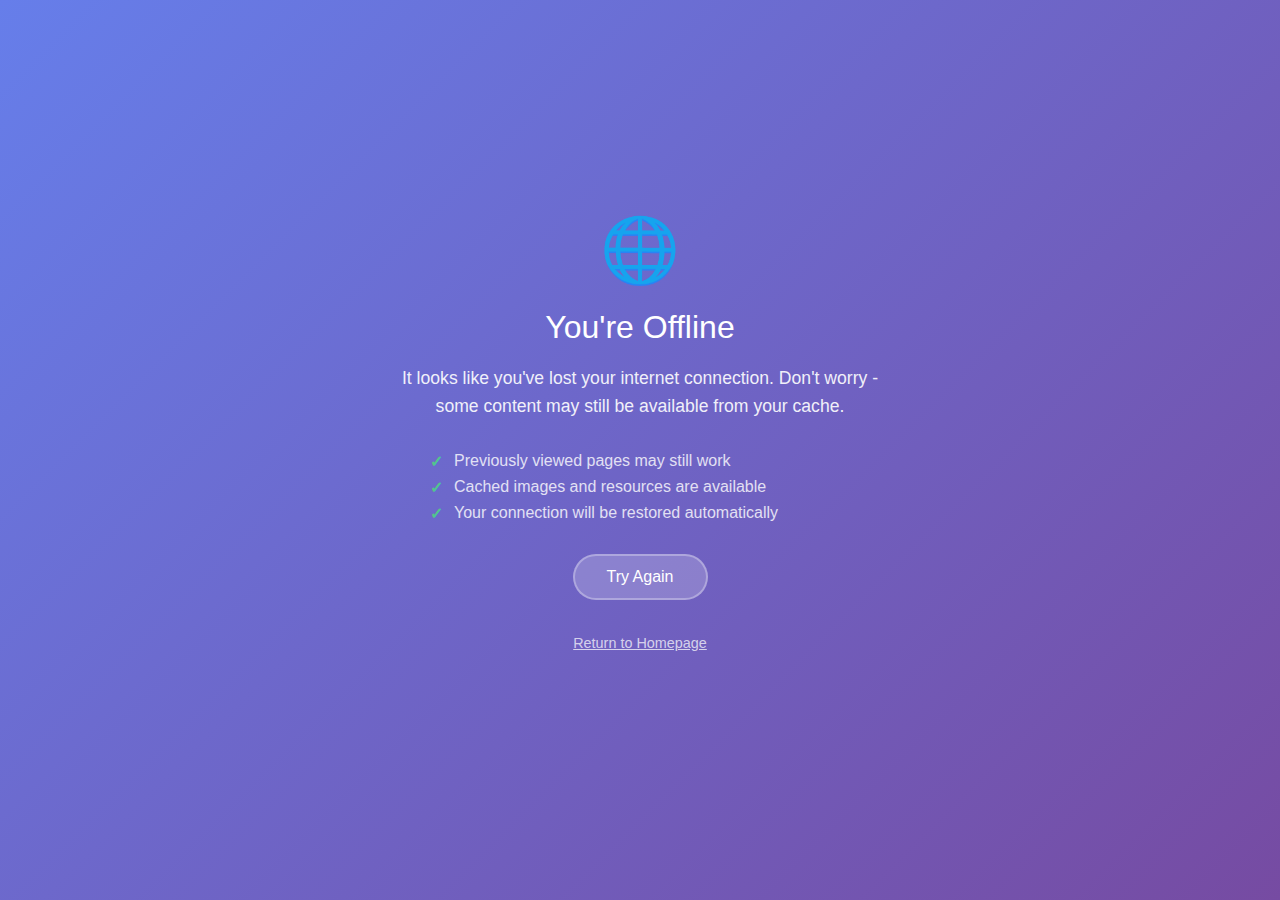
<file: offline.html>
<!DOCTYPE html>
<html lang="en">
<head>
    <meta charset="UTF-8">
    <meta name="viewport" content="width=device-width, initial-scale=1.0">
    <title>Offline - ChemActiva</title>
    <style>
        body {
            font-family: -apple-system, BlinkMacSystemFont, 'Segoe UI', Roboto, sans-serif;
            margin: 0;
            padding: 0;
            min-height: 100vh;
            display: flex;
            align-items: center;
            justify-content: center;
            background: linear-gradient(135deg, #667eea 0%, #764ba2 100%);
            color: white;
            text-align: center;
        }
        
        .offline-container {
            max-width: 500px;
            padding: 2rem;
        }
        
        .offline-icon {
            font-size: 4rem;
            margin-bottom: 1rem;
            opacity: 0.8;
        }
        
        h1 {
            font-size: 2rem;
            margin-bottom: 1rem;
            font-weight: 300;
        }
        
        p {
            font-size: 1.1rem;
            line-height: 1.6;
            margin-bottom: 2rem;
            opacity: 0.9;
        }
        
        .retry-button {
            background: rgba(255, 255, 255, 0.2);
            border: 2px solid rgba(255, 255, 255, 0.3);
            color: white;
            padding: 0.75rem 2rem;
            font-size: 1rem;
            border-radius: 50px;
            cursor: pointer;
            transition: all 0.3s ease;
            text-decoration: none;
            display: inline-block;
        }
        
        .retry-button:hover {
            background: rgba(255, 255, 255, 0.3);
            border-color: rgba(255, 255, 255, 0.5);
            transform: translateY(-2px);
        }
        
        .features-list {
            text-align: left;
            margin: 2rem 0;
            opacity: 0.8;
        }
        
        .features-list li {
            margin: 0.5rem 0;
            list-style: none;
            position: relative;
            padding-left: 1.5rem;
        }
        
        .features-list li:before {
            content: "✓";
            position: absolute;
            left: 0;
            color: #4ade80;
            font-weight: bold;
        }
    </style>
</head>
<body>
    <div class="offline-container">
        <div class="offline-icon">🌐</div>
        <h1>You're Offline</h1>
        <p>It looks like you've lost your internet connection. Don't worry - some content may still be available from your cache.</p>
        
        <ul class="features-list">
            <li>Previously viewed pages may still work</li>
            <li>Cached images and resources are available</li>
            <li>Your connection will be restored automatically</li>
        </ul>
        
        <button class="retry-button" onclick="window.location.reload()">
            Try Again
        </button>
        
        <p style="font-size: 0.9rem; margin-top: 2rem;">
            <a href="/" style="color: rgba(255,255,255,0.8);">Return to Homepage</a>
        </p>
    </div>

    <script>
        // Auto-retry when connection is restored
        window.addEventListener('online', () => {
            window.location.reload();
        });
        
        // Show connection status
        function updateConnectionStatus() {
            if (navigator.onLine) {
                window.location.reload();
            }
        }
        
        // Check connection periodically
        setInterval(updateConnectionStatus, 5000);
    </script>
</body>
</html>
</file>
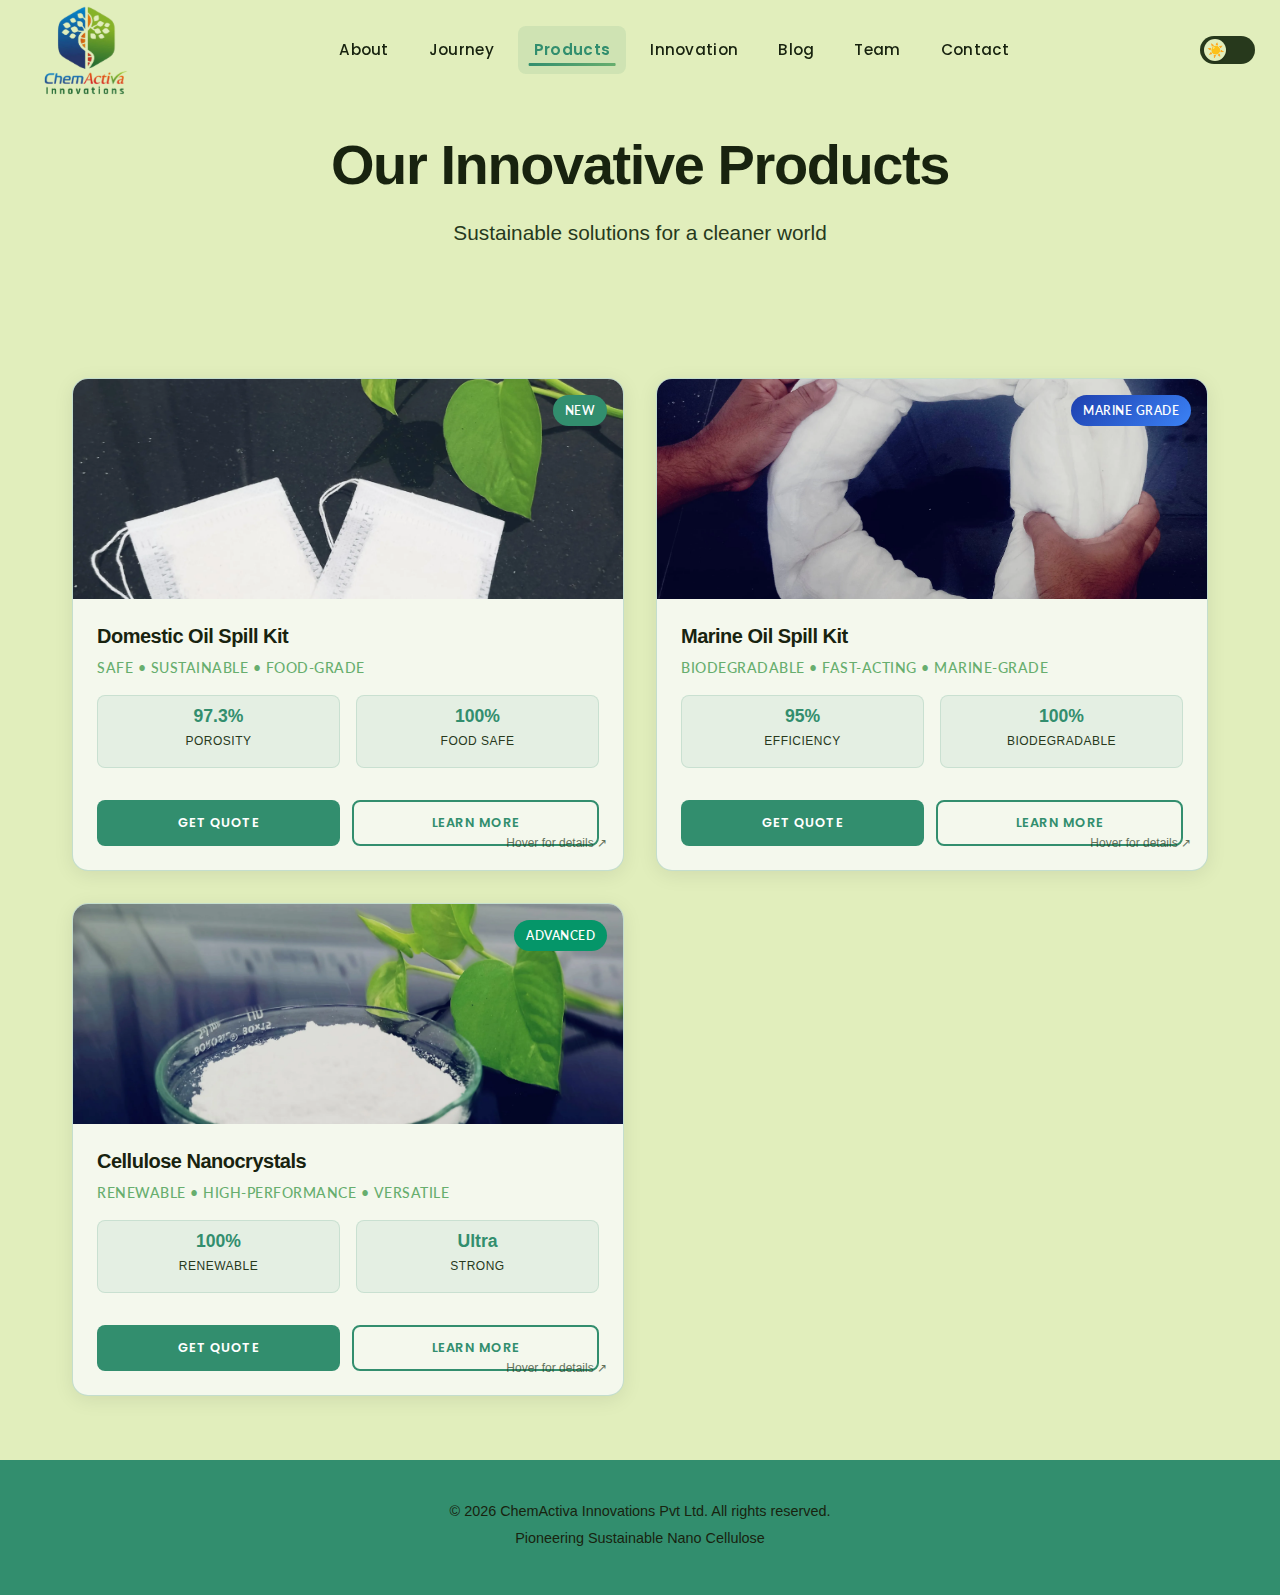
<file: products-modern.html>
<!DOCTYPE html>
<html lang="en">
<head>
    <meta charset="UTF-8">
    <meta name="viewport" content="width=device-width, initial-scale=1.0">
    <title>Our Products - ChemActiva</title>
    <link rel="preconnect" href="https://fonts.googleapis.com">
    <link rel="preconnect" href="https://fonts.gstatic.com" crossorigin>
    <link href="https://fonts.googleapis.com/css2?family=Poppins:wght@300;400;600;700&family=Lato:wght@300;400;700&family=Stix+Two+Text:wght@400;600;700&display=swap" rel="stylesheet">
    <link rel="icon" type="image/png" href="/assets/logo-small_size.B7t0F0Z0.png">
  <script type="module" crossorigin src="/js/products-modern.CqjTI3bh.js"></script>
  <link rel="modulepreload" crossorigin href="/js/theme.BtrVqNFs.js">
  <link rel="modulepreload" crossorigin href="/js/vendor.BvIaTjIT.js">
  <link rel="modulepreload" crossorigin href="/js/utils.BWOQ4zFL.js">
  <link rel="stylesheet" crossorigin href="/assets/theme.BqJHVCfn.css">
  <link rel="stylesheet" crossorigin href="/assets/products-modern.BX0Bp_5J.css">
  <link rel="stylesheet" crossorigin href="/assets/navbar.De868GMb.css">
  <link rel="stylesheet" crossorigin href="/assets/mobile-fixes.dMUEzCbT.css">
  <link rel="stylesheet" crossorigin href="/assets/products.BhP0dq3w.css">
</head>
<body>
    <div id="main-container">
        <header id="navbar">
            <div class="container">
                <a href="/index.html" class="logo">
                    <img src="/assets/logo.D4Z7QORc.png" alt="ChemActiva Logo" id="navbar-logo-img">
                </a>
                <nav class="nav-links">
                    <a href="/index.html#about-us">About</a>
                    <a href="/index.html#our-journey">Journey</a>
                    <a href="/products.html" class="active-nav-link">Products</a>
                    <a href="/innovation.html">Innovation</a>
                    <a href="/blog.html">Blog</a>
                    <a href="/index.html#our-team">Team</a>
                    <a href="/index.html#contact">Contact</a>
                    <div class="theme-switcher theme-switcher-mobile" style="display: none;">
                        <input type="checkbox" id="theme-toggle-mobile" class="theme-toggle-checkbox">
                        <label for="theme-toggle-mobile" class="theme-toggle-label">
                            <span class="toggle-ball">
                                <span class="icon sun-icon">☀️</span>
                                <span class="icon moon-icon">🌙</span>
                            </span>
                        </label>
                    </div>
                </nav>
                <div class="controls-container">
                    <div class="theme-switcher" id="theme-switcher-desktop">
                        <input type="checkbox" id="theme-toggle" class="theme-toggle-checkbox">
                        <label for="theme-toggle" class="theme-toggle-label">
                            <span class="toggle-ball">
                                <span class="icon sun-icon">☀️</span>
                                <span class="icon moon-icon">🌙</span>
                            </span>
                        </label>
                    </div>
                    <button id="hamburger-menu" aria-label="Open menu">
                        <span></span>
                        <span></span>
                        <span></span>
                    </button>
                </div>
            </div>
        </header>

        <main>
            <section class="content-section product-hero">
                <div class="container">
                    <h1>Our Innovative Products</h1>
                    <p class="page-subtitle">Sustainable solutions for a cleaner world</p>
                </div>
            </section>

            <section class="products-showcase">
                <div class="products-grid">
                    <!-- Domestic Oil Spill Kit -->
                    <article class="product-flash-card" data-product="domestic">
                        <div class="card-image-section">
                            <img src="/assets/Domestic_oil_spill_kit_1.OAQ_a_Ir.webp" 
                                 alt="Domestic Oil Spill Kit" 
                                 loading="lazy">
                            <div class="product-badge">New</div>
                        </div>
                        
                        <div class="card-content-section">
                            <div class="card-header">
                                <h3 class="card-title">Domestic Oil Spill Kit</h3>
                                <p class="card-subtitle">Safe • Sustainable • Food-Grade</p>
                            </div>
                            
                            <div class="card-stats">
                                <div class="stat-item">
                                    <span class="stat-number">97.3%</span>
                                    <span class="stat-label">Porosity</span>
                                </div>
                                <div class="stat-item">
                                    <span class="stat-number">100%</span>
                                    <span class="stat-label">Food Safe</span>
                                </div>
                            </div>
                            
                            <div class="card-details">
                                <div class="features-list">
                                    <div class="feature-item">
                                        <span class="feature-icon">✓</span>
                                        <span>Non-toxic</span>
                                    </div>
                                    <div class="feature-item">
                                        <span class="feature-icon">⚡</span>
                                        <span>High Efficiency</span>
                                    </div>
                                    <div class="feature-item">
                                        <span class="feature-icon">💧</span>
                                        <span>Water-Repellent</span>
                                    </div>
                                    <div class="feature-item">
                                        <span class="feature-icon">♻</span>
                                        <span>Eco-Friendly</span>
                                    </div>
                                </div>
                                
                                <div class="specs-section">
                                    <button class="specs-toggle" onclick="toggleSpecs('specs-domestic')">
                                        <span>Technical Specifications</span>
                                        <span class="specs-icon">+</span>
                                    </button>
                                    <div class="specs-content" id="specs-domestic">
                                        <ul class="specs-list">
                                            <li>
                                                <span class="spec-label">Porosity</span>
                                                <span class="spec-value">97.3%</span>
                                            </li>
                                            <li>
                                                <span class="spec-label">Absorption</span>
                                                <span class="spec-value">15-20x weight</span>
                                            </li>
                                            <li>
                                                <span class="spec-label">Material</span>
                                                <span class="spec-value">Nano-cellulose</span>
                                            </li>
                                            <li>
                                                <span class="spec-label">Reusable</span>
                                                <span class="spec-value">Yes</span>
                                            </li>
                                        </ul>
                                    </div>
                                </div>
                            </div>
                            
                            <div class="card-actions">
                                <button class="action-button primary">Get Quote</button>
                                <button class="action-button secondary">Learn More</button>
                            </div>
                            
                            <div class="hover-hint">Hover for details ↗</div>
                        </div>
                    </article>

                    <!-- Marine Oil Spill Kit -->
                    <article class="product-flash-card" data-product="marine">
                        <div class="card-image-section">
                            <img src="/assets/Marine_oil_spill_kit.D8P0oQKK.webp" 
                                 alt="Marine Oil Spill Kit" 
                                 loading="lazy">
                            <div class="product-badge marine">Marine Grade</div>
                        </div>
                        
                        <div class="card-content-section">
                            <div class="card-header">
                                <h3 class="card-title">Marine Oil Spill Kit</h3>
                                <p class="card-subtitle">Biodegradable • Fast-Acting • Marine-Grade</p>
                            </div>
                            
                            <div class="card-stats">
                                <div class="stat-item">
                                    <span class="stat-number">95%</span>
                                    <span class="stat-label">Efficiency</span>
                                </div>
                                <div class="stat-item">
                                    <span class="stat-number">100%</span>
                                    <span class="stat-label">Biodegradable</span>
                                </div>
                            </div>
                            
                            <div class="card-details">
                                <div class="features-list">
                                    <div class="feature-item">
                                        <span class="feature-icon">🌊</span>
                                        <span>Marine Grade</span>
                                    </div>
                                    <div class="feature-item">
                                        <span class="feature-icon">⚡</span>
                                        <span>Fast Acting</span>
                                    </div>
                                    <div class="feature-item">
                                        <span class="feature-icon">🌱</span>
                                        <span>Biodegradable</span>
                                    </div>
                                    <div class="feature-item">
                                        <span class="feature-icon">🔒</span>
                                        <span>Marine Safe</span>
                                    </div>
                                </div>
                                
                                <div class="specs-section">
                                    <button class="specs-toggle" onclick="toggleSpecs('specs-marine')">
                                        <span>Technical Specifications</span>
                                        <span class="specs-icon">+</span>
                                    </button>
                                    <div class="specs-content" id="specs-marine">
                                        <ul class="specs-list">
                                            <li>
                                                <span class="spec-label">Absorption Rate</span>
                                                <span class="spec-value">95%</span>
                                            </li>
                                            <li>
                                                <span class="spec-label">Biodegradation</span>
                                                <span class="spec-value">100%</span>
                                            </li>
                                            <li>
                                                <span class="spec-label">Marine Safety</span>
                                                <span class="spec-value">Certified</span>
                                            </li>
                                            <li>
                                                <span class="spec-label">Coverage</span>
                                                <span class="spec-value">Large spills</span>
                                            </li>
                                        </ul>
                                    </div>
                                </div>
                            </div>
                            
                            <div class="card-actions">
                                <button class="action-button primary">Get Quote</button>
                                <button class="action-button secondary">Learn More</button>
                            </div>
                            
                            <div class="hover-hint">Hover for details ↗</div>
                        </div>
                    </article>

                    <!-- Cellulose Nanocrystals -->
                    <article class="product-flash-card" data-product="cellulose">
                        <div class="card-image-section">
                            <img src="/assets/Nano_cellulose_1.Br-JIwZD.webp" 
                                 alt="Cellulose Nanocrystals" 
                                 loading="lazy">
                            <div class="product-badge cellulose">Advanced</div>
                        </div>
                        
                        <div class="card-content-section">
                            <div class="card-header">
                                <h3 class="card-title">Cellulose Nanocrystals</h3>
                                <p class="card-subtitle">Renewable • High-Performance • Versatile</p>
                            </div>
                            
                            <div class="card-stats">
                                <div class="stat-item">
                                    <span class="stat-number">100%</span>
                                    <span class="stat-label">Renewable</span>
                                </div>
                                <div class="stat-item">
                                    <span class="stat-number">Ultra</span>
                                    <span class="stat-label">Strong</span>
                                </div>
                            </div>
                            
                            <div class="card-details">
                                <div class="features-list">
                                    <div class="feature-item">
                                        <span class="feature-icon">🌿</span>
                                        <span>Plant-Based</span>
                                    </div>
                                    <div class="feature-item">
                                        <span class="feature-icon">💪</span>
                                        <span>High Strength</span>
                                    </div>
                                    <div class="feature-item">
                                        <span class="feature-icon">🔬</span>
                                        <span>Nano-Scale</span>
                                    </div>
                                    <div class="feature-item">
                                        <span class="feature-icon">🎯</span>
                                        <span>Multi-Purpose</span>
                                    </div>
                                </div>
                                
                                <div class="specs-section">
                                    <button class="specs-toggle" onclick="toggleSpecs('specs-cellulose')">
                                        <span>Technical Specifications</span>
                                        <span class="specs-icon">+</span>
                                    </button>
                                    <div class="specs-content" id="specs-cellulose">
                                        <ul class="specs-list">
                                            <li>
                                                <span class="spec-label">Source</span>
                                                <span class="spec-value">Plant-based</span>
                                            </li>
                                            <li>
                                                <span class="spec-label">Size</span>
                                                <span class="spec-value">Nano-scale</span>
                                            </li>
                                            <li>
                                                <span class="spec-label">Strength</span>
                                                <span class="spec-value">Ultra-high</span>
                                            </li>
                                            <li>
                                                <span class="spec-label">Applications</span>
                                                <span class="spec-value">Multiple</span>
                                            </li>
                                        </ul>
                                    </div>
                                </div>
                            </div>
                            
                            <div class="card-actions">
                                <button class="action-button primary">Get Quote</button>
                                <button class="action-button secondary">Learn More</button>
                            </div>
                            
                            <div class="hover-hint">Hover for details ↗</div>
                        </div>
                    </article>
                </div>
            </section>
        </main>

        <footer id="footer">
            <div class="container">
                <p>© <span id="current-year"></span> ChemActiva Innovations Pvt Ltd. All rights reserved.</p>
                <p>Pioneering Sustainable Nano Cellulose</p>
            </div>
        </footer>
    </div>
    
</body>
</html>
</file>
<file: assets/theme.BqJHVCfn.css>
#offline-indicator,#offline-notification,[id*=network-status]{display:none!important;visibility:hidden!important}*{margin:0;padding:0;box-sizing:border-box;-webkit-tap-highlight-color:transparent}html{scroll-behavior:smooth;font-size:16px}body{font-family:var(--font-secondary);color:var(--color-text-primary);background-color:var(--color-background);line-height:1.7;overflow-x:hidden;transition:background-color .3s ease,color .3s ease;-webkit-font-smoothing:antialiased;-moz-osx-font-smoothing:grayscale}ul,ol{padding-left:20px;margin-bottom:1em}li{margin-bottom:.5em}.placeholder-text{text-align:center;color:var(--color-text-secondary);padding:20px;font-style:italic}.custom-cursor{position:fixed;width:20px;height:20px;background:var(--color-accent-primary);border-radius:50%;pointer-events:none;z-index:9999;mix-blend-mode:difference;transition:transform .2s ease,background-color .2s ease;transform:translate(-50%,-50%)}.custom-cursor.hover{transform:translate(-50%,-50%) scale(1.5);background:var(--color-accent-secondary)}.cursor-trail{position:fixed;width:8px;height:8px;background:var(--color-accent-primary);border-radius:50%;pointer-events:none;z-index:9998;opacity:.6;transform:translate(-50%,-50%)}body:not(.mobile) *{cursor:none!important}body.dark-mode .custom-cursor{background:var(--dm-glow-color)}body.dark-mode .custom-cursor.hover{background:var(--dm-accent-secondary)}body.dark-mode .cursor-trail{background:var(--dm-glow-color)}:root{--lm-bg-deep: #E1EEBC;--lm-bg-medium: #f4f8ed;--lm-accent-primary: #328E6E;--lm-accent-secondary: #67AE6E;--lm-text-primary: #18230F;--lm-text-secondary: #27391C;--lm-glow-color: transparent;--lm-card-border: rgba(50, 142, 110, .25);--lm-shadow-color: rgba(39, 57, 28, .1);--lm-border: rgba(50, 142, 110, .15);--dm-bg-deep: #0a1208;--dm-bg-medium: #1a2617;--dm-bg-card: #243329;--dm-bg-overlay: rgba(26, 38, 23, .85);--dm-accent-primary: #258f38;--dm-accent-secondary: #32df6e;--dm-accent-vibrant: #4eff7a;--dm-text-primary: #f0f7e8;--dm-text-secondary: #b8d4a8;--dm-text-accent: #7dd87f;--dm-glow-color: #32df6e;--dm-glow-soft: #258f38;--dm-card-border: rgba(50, 223, 110, .2);--dm-shadow-color: rgba(0, 0, 0, .4);--dm-shadow-glow: rgba(50, 223, 110, .15);--dm-backdrop-filter-blur: 12px;--dm-border: rgba(50, 223, 110, .25);--dm-gradient-primary: linear-gradient(135deg, #258f38 0%, #32df6e 100%);--dm-gradient-secondary: linear-gradient(135deg, #1a2617 0%, #243329 100%);--dm-gradient-card: linear-gradient(135deg, rgba(26, 38, 23, .8) 0%, rgba(36, 51, 41, .6) 100%);--dm-gradient-overlay: linear-gradient(135deg, rgba(10, 18, 8, .95) 0%, rgba(26, 38, 23, .85) 100%);--dm-gradient-glow: radial-gradient(circle at center, rgba(50, 223, 110, .3) 0%, transparent 70%);--glass-bg: rgba(255, 255, 255, .1);--glass-border: rgba(255, 255, 255, .2);--glass-shadow: 0 8px 32px rgba(0, 0, 0, .1);--glass-backdrop-blur: 10px;--dm-glass-bg: rgba(26, 38, 23, .3);--dm-glass-border: rgba(50, 223, 110, .15);--dm-glass-shadow: 0 8px 32px rgba(0, 0, 0, .3);--dm-glass-backdrop-blur: 16px;--dm-glass-glow: 0 0 20px rgba(50, 223, 110, .1);--font-primary: "Poppins", sans-serif;--font-secondary: "Lato", sans-serif;--font-title: "Stix Two Text", serif;--color-background: var(--lm-bg-deep);--color-background-card: var(--lm-bg-medium);--color-text-primary: var(--lm-text-primary);--color-text-secondary: var(--lm-text-secondary);--color-accent-primary: var(--lm-accent-primary);--color-accent-secondary: var(--lm-accent-secondary);--color-glow: var(--lm-glow-color);--color-card-border: var(--lm-card-border);--color-shadow: var(--lm-shadow-color);--color-border: var(--lm-border);--backdrop-filter-blur: 0px;--section-bg-odd: #f0f7e4;--gradient-primary: linear-gradient(135deg, var(--lm-accent-primary) 0%, var(--lm-accent-secondary) 100%);--gradient-card: linear-gradient(135deg, var(--lm-bg-medium) 0%, var(--lm-bg-deep) 100%);--gradient-overlay: linear-gradient(135deg, rgba(225, 238, 188, .95) 0%, rgba(244, 248, 237, .85) 100%);--glass-background: var(--glass-bg);--glass-border-color: var(--glass-border);--glass-shadow-effect: var(--glass-shadow);--glass-blur: var(--glass-backdrop-blur);--lm-accent-primary-rgb-values: 50, 142, 110;--lm-accent-secondary-rgb-values: 103, 174, 110;--dm-bg-deep-rgb: 10, 18, 8;--dm-bg-medium-rgb: 26, 38, 23;--dm-bg-card-rgb: 36, 51, 41;--dm-accent-primary-rgb: 37, 143, 56;--dm-accent-secondary-rgb: 50, 223, 110;--dm-glow-color-rgb-values: 50, 223, 110;--color-accent-rgb-values: var(--lm-accent-primary-rgb-values)}body.dark-mode{--color-background: var(--dm-bg-deep);--color-background-card: var(--dm-bg-card);--color-text-primary: var(--dm-text-primary);--color-text-secondary: var(--dm-text-secondary);--color-accent-primary: var(--dm-accent-primary);--color-accent-secondary: var(--dm-accent-secondary);--color-glow: var(--dm-glow-color);--color-card-border: var(--dm-card-border);--color-shadow: var(--dm-shadow-color);--color-border: var(--dm-border);--backdrop-filter-blur: var(--dm-backdrop-filter-blur);--section-bg-odd: rgba(var(--dm-bg-medium-rgb), .8);--color-accent-rgb-values: var(--dm-glow-color-rgb-values);--gradient-primary: var(--dm-gradient-primary);--gradient-card: var(--dm-gradient-card);--gradient-overlay: var(--dm-gradient-overlay);--gradient-glow: var(--dm-gradient-glow);--glass-background: var(--dm-glass-bg);--glass-border-color: var(--dm-glass-border);--glass-shadow-effect: var(--dm-glass-shadow);--glass-blur: var(--dm-glass-backdrop-blur);--glass-glow-effect: var(--dm-glass-glow);--shadow-soft: 0 4px 16px var(--dm-shadow-color);--shadow-medium: 0 8px 24px var(--dm-shadow-color);--shadow-strong: 0 12px 32px var(--dm-shadow-color);--shadow-glow: 0 0 16px var(--dm-shadow-glow);--shadow-glow-strong: 0 0 24px var(--dm-shadow-glow)}.glass-card{background:var(--glass-background);border:1px solid var(--glass-border-color);box-shadow:var(--glass-shadow-effect);backdrop-filter:blur(var(--glass-blur));-webkit-backdrop-filter:blur(var(--glass-blur))}body.dark-mode .glass-card{box-shadow:var(--glass-shadow-effect),var(--glass-glow-effect)}.gradient-bg{background:var(--gradient-card)}.glow-effect{transition:box-shadow .3s ease,transform .3s ease}body.dark-mode .glow-effect:hover{box-shadow:var(--shadow-glow);transform:translateY(-2px)}.text-glow{transition:text-shadow .3s ease}body.dark-mode .text-glow:hover{text-shadow:0 0 8px var(--dm-glow-color)}@media (prefers-contrast: high){body.dark-mode{--dm-text-primary: #ffffff;--dm-text-secondary: #e0e0e0;--dm-card-border: rgba(50, 223, 110, .4);--dm-border: rgba(50, 223, 110, .4)}}@media (prefers-reduced-motion: reduce){.theme-toggle-label .toggle-ball,.glow-effect,.text-glow{transition:none}body.dark-mode .glow-effect:hover{transform:none}}.theme-switcher{display:flex;align-items:center}.theme-toggle-checkbox{display:none}.theme-toggle-label{display:flex;align-items:center;background-color:var(--color-text-secondary);width:55px;height:28px;border-radius:14px;cursor:pointer;position:relative;transition:background-color .3s ease;border:1px solid transparent}body.dark-mode .theme-toggle-label{background-color:var(--dm-bg-medium);border:1px solid rgba(var(--color-glow-rgb-values),.3)}.theme-toggle-label .toggle-ball{background-color:var(--lm-bg-deep);width:22px;height:22px;border-radius:50%;position:absolute;top:2px;left:3px;transition:transform .3s cubic-bezier(.34,1.56,.64,1),background-color .3s ease;box-shadow:0 1px 3px #0003;display:flex;justify-content:center;align-items:center;overflow:hidden}body.dark-mode .theme-toggle-label .toggle-ball{background-color:var(--dm-text-primary)}.theme-toggle-checkbox:checked+.theme-toggle-label .toggle-ball{transform:translate(27px)}.theme-toggle-label .icon{font-size:14px;line-height:1;position:absolute;transition:opacity .2s ease,transform .2s ease}.theme-toggle-label .sun-icon{color:#f39c12;opacity:1;transform:rotate(0)}.theme-toggle-label .moon-icon{color:#f1c40f;opacity:0;transform:rotate(-90deg)}.theme-toggle-checkbox:checked+.theme-toggle-label .sun-icon{opacity:0;transform:rotate(90deg)}.theme-toggle-checkbox:checked+.theme-toggle-label .moon-icon{opacity:1;transform:rotate(0)}
</file>
<file: assets/products-modern.BX0Bp_5J.css>
.products-showcase{padding:4rem 0;background:var(--color-background);min-height:100vh}.products-grid{display:grid;grid-template-columns:repeat(auto-fit,minmax(380px,1fr));gap:2rem;max-width:1200px;margin:0 auto;padding:0 2rem}.product-flash-card{background:var(--color-background-card);border-radius:16px;border:1px solid var(--color-card-border);box-shadow:0 4px 20px #00000014;overflow:hidden;transition:all .4s ease;position:relative;display:flex;flex-direction:column}.product-flash-card:hover{transform:translateY(-8px);box-shadow:0 12px 40px #00000026;border-color:var(--color-accent-primary)}body.dark-mode .product-flash-card{background:var(--color-background-card);border-color:rgba(var(--dm-glow-color-rgb-values),.2);box-shadow:0 4px 20px #0000004d}body.dark-mode .product-flash-card:hover{border-color:var(--dm-glow-color);box-shadow:0 12px 40px #0006}.card-image-section{position:relative;height:220px;overflow:hidden}.card-image-section img{width:100%;height:100%;object-fit:cover;transition:transform .4s ease}.product-flash-card:hover .card-image-section img{transform:scale(1.05)}.product-badge{position:absolute;top:12px;right:12px;background:var(--color-accent-primary);color:#fff;padding:4px 12px;border-radius:12px;font-size:.75rem;font-weight:600;text-transform:uppercase;letter-spacing:.5px}.product-badge.marine{background:#2563eb}.product-badge.cellulose{background:#059669}.card-content-section{padding:1.5rem;flex:1;display:flex;flex-direction:column}.card-header{margin-bottom:1rem}.card-title{font-family:var(--font-primary);font-weight:var(--font-weight-bold);font-size:1.25rem;color:var(--color-text-primary);margin:0 0 .5rem;line-height:1.3}.card-subtitle{font-family:var(--font-secondary);font-size:.85rem;color:var(--color-accent-secondary);font-weight:500;text-transform:uppercase;letter-spacing:.5px;margin:0}.card-stats{display:flex;gap:1rem;margin-bottom:1rem}.stat-item{flex:1;text-align:center;padding:.75rem;background:rgba(var(--color-accent-rgb-values),.08);border-radius:8px;border:1px solid rgba(var(--color-accent-rgb-values),.15)}.stat-number{display:block;font-size:1rem;font-weight:700;color:var(--color-accent-primary);line-height:1}.stat-label{font-size:.7rem;color:var(--color-text-secondary);text-transform:uppercase;letter-spacing:.5px;margin-top:.25rem}.card-details{opacity:0;max-height:0;overflow:hidden;transition:all .5s ease;margin-bottom:1rem}.product-flash-card:hover .card-details{opacity:1;max-height:300px}.features-list{display:grid;grid-template-columns:repeat(2,1fr);gap:.5rem;margin-bottom:1rem}.feature-item{display:flex;align-items:center;gap:.5rem;padding:.5rem;background:rgba(var(--color-accent-rgb-values),.05);border-radius:6px;font-size:.8rem;color:var(--color-text-primary)}.feature-icon{font-size:.9rem}.specs-section{margin-bottom:1rem}.specs-toggle{width:100%;display:flex;justify-content:space-between;align-items:center;padding:.75rem;background:rgba(var(--color-accent-rgb-values),.08);border:1px solid rgba(var(--color-accent-rgb-values),.15);border-radius:8px;cursor:pointer;font-family:var(--font-primary);font-weight:600;color:var(--color-text-primary);font-size:.85rem;transition:all .3s ease}.specs-toggle:hover{background:rgba(var(--color-accent-rgb-values),.12)}.specs-icon{font-size:1rem;transition:transform .3s ease}.specs-content{max-height:0;overflow:hidden;transition:max-height .3s ease;background:rgba(var(--color-accent-rgb-values),.03);border-radius:0 0 8px 8px}.specs-content.expanded{max-height:200px;padding:.75rem;border:1px solid rgba(var(--color-accent-rgb-values),.15);border-top:none}.specs-list{list-style:none;padding:0;margin:0}.specs-list li{display:flex;justify-content:space-between;padding:.25rem 0;font-size:.8rem;border-bottom:1px solid rgba(var(--color-accent-rgb-values),.1)}.specs-list li:last-child{border-bottom:none}.spec-label{color:var(--color-text-secondary)}.spec-value{color:var(--color-accent-primary);font-weight:600}.card-actions{display:flex;gap:.75rem;margin-top:auto}.action-button{flex:1;padding:.75rem 1rem;border-radius:8px;font-family:var(--font-primary);font-weight:600;font-size:.8rem;text-transform:uppercase;letter-spacing:.5px;cursor:pointer;transition:all .3s ease;border:none;text-decoration:none;display:flex;align-items:center;justify-content:center}.action-button.primary{background:var(--color-accent-primary);color:#fff}.action-button.primary:hover{background:var(--color-accent-secondary);transform:translateY(-2px)}.action-button.secondary{background:transparent;color:var(--color-accent-primary);border:2px solid var(--color-accent-primary)}.action-button.secondary:hover{background:var(--color-accent-primary);color:#fff}.hover-hint{position:absolute;bottom:1rem;right:1rem;font-size:.7rem;color:var(--color-text-secondary);opacity:.6;transition:opacity .3s ease;pointer-events:none}.product-flash-card:hover .hover-hint{opacity:0}body.dark-mode .card-title{color:var(--dm-text-primary)}body.dark-mode .card-subtitle{color:var(--dm-accent-secondary)}body.dark-mode .stat-item{background:rgba(var(--dm-glow-color-rgb-values),.1);border-color:rgba(var(--dm-glow-color-rgb-values),.2)}body.dark-mode .stat-number{color:var(--dm-glow-color)}body.dark-mode .stat-label{color:var(--dm-text-secondary)}body.dark-mode .feature-item{background:rgba(var(--dm-glow-color-rgb-values),.08);color:var(--dm-text-primary)}body.dark-mode .specs-toggle{background:rgba(var(--dm-glow-color-rgb-values),.1);border-color:rgba(var(--dm-glow-color-rgb-values),.2);color:var(--dm-text-primary)}body.dark-mode .specs-toggle:hover{background:rgba(var(--dm-glow-color-rgb-values),.15)}body.dark-mode .specs-content{background:rgba(var(--dm-glow-color-rgb-values),.05)}body.dark-mode .specs-content.expanded{border-color:rgba(var(--dm-glow-color-rgb-values),.2)}body.dark-mode .spec-label{color:var(--dm-text-secondary)}body.dark-mode .spec-value{color:var(--dm-glow-color)}body.dark-mode .action-button.primary{background:var(--dm-glow-color);color:var(--dm-bg-deep)}body.dark-mode .action-button.primary:hover{background:var(--dm-accent-secondary)}body.dark-mode .action-button.secondary{color:var(--dm-glow-color);border-color:var(--dm-glow-color)}body.dark-mode .action-button.secondary:hover{background:var(--dm-glow-color);color:var(--dm-bg-deep)}@media (max-width: 768px){.products-grid{grid-template-columns:1fr;gap:1.5rem;padding:0 1rem}.card-image-section{height:200px}.card-content-section{padding:1.25rem}.card-title{font-size:1.1rem}.card-stats{gap:.75rem}.features-list{grid-template-columns:1fr;gap:.4rem}.card-actions{flex-direction:column;gap:.5rem}.hover-hint{display:none}.card-details{opacity:1;max-height:none}}@media (max-width: 480px){.products-showcase{padding:2rem 0}.products-grid{gap:1rem;padding:0 .5rem}.card-image-section{height:180px}.card-content-section{padding:1rem}.card-title{font-size:1rem}.card-subtitle{font-size:.8rem}.card-stats{gap:.5rem}.stat-item{padding:.5rem}.stat-number{font-size:.9rem}.stat-label{font-size:.65rem}}@keyframes fadeInUp{0%{opacity:0;transform:translateY(30px)}to{opacity:1;transform:translateY(0)}}.product-flash-card{animation:fadeInUp .6s ease-out}.product-flash-card:nth-child(1){animation-delay:.1s}.product-flash-card:nth-child(2){animation-delay:.2s}.product-flash-card:nth-child(3){animation-delay:.3s}.product-flash-card:focus-visible,.specs-toggle:focus-visible,.action-button:focus-visible{outline:2px solid var(--color-accent-primary);outline-offset:2px}
</file>
<file: assets/navbar.De868GMb.css>
@font-face{font-family:Poppins;font-style:normal;font-weight:300 700;font-display:swap;src:url(https://fonts.googleapis.com/css2?family=Poppins:wght@300;400;600;700&display=swap)}@font-face{font-family:Lato;font-style:normal;font-weight:300 700;font-display:swap;src:url(https://fonts.googleapis.com/css2?family=Lato:wght@300;400;700&display=swap)}@font-face{font-family:Stix Two Text;font-style:normal;font-weight:400 700;font-display:swap;src:url(https://fonts.googleapis.com/css2?family=Stix+Two+Text:wght@400;600;700&display=swap)}:root{--font-primary: "Poppins", -apple-system, BlinkMacSystemFont, "Segoe UI", Roboto, sans-serif;--font-secondary: "Lato", -apple-system, BlinkMacSystemFont, "Segoe UI", Roboto, sans-serif;--font-title: "Stix Two Text", Georgia, "Times New Roman", serif;--font-weight-light: 300;--font-weight-regular: 400;--font-weight-medium: 500;--font-weight-semibold: 600;--font-weight-bold: 700;--font-size-xs: .75rem;--font-size-sm: .875rem;--font-size-base: 1rem;--font-size-lg: 1.125rem;--font-size-xl: 1.25rem;--font-size-2xl: 1.5rem;--font-size-3xl: 1.875rem;--font-size-4xl: 2.25rem;--font-size-5xl: 3rem;--font-size-6xl: 3.75rem;--line-height-tight: 1.25;--line-height-snug: 1.375;--line-height-normal: 1.5;--line-height-relaxed: 1.625;--line-height-loose: 2;--letter-spacing-tighter: -.05em;--letter-spacing-tight: -.025em;--letter-spacing-normal: 0;--letter-spacing-wide: .025em;--letter-spacing-wider: .05em;--letter-spacing-widest: .1em}html{font-size:16px;scroll-behavior:smooth;-webkit-text-size-adjust:100%;-ms-text-size-adjust:100%}body{font-family:var(--font-secondary);font-size:var(--font-size-base);font-weight:var(--font-weight-regular);line-height:var(--line-height-relaxed);letter-spacing:var(--letter-spacing-normal);color:var(--color-text-primary);background-color:var(--color-background);-webkit-font-smoothing:antialiased;-moz-osx-font-smoothing:grayscale;text-rendering:optimizeLegibility;transition:color .3s ease,background-color .3s ease}h1,h2,h3,h4,h5,h6{font-family:var(--font-primary);font-weight:var(--font-weight-semibold);line-height:var(--line-height-tight);letter-spacing:var(--letter-spacing-tight);color:var(--color-text-primary);margin:0 0 .75em;text-wrap:balance}h1{font-size:clamp(var(--font-size-3xl),5vw,var(--font-size-5xl));font-weight:var(--font-weight-bold);line-height:var(--line-height-tight);letter-spacing:var(--letter-spacing-tighter)}h2{font-size:clamp(var(--font-size-2xl),4vw,var(--font-size-4xl));font-weight:var(--font-weight-semibold);color:var(--color-accent-primary);text-align:center;margin-bottom:3rem}h3{font-size:clamp(var(--font-size-xl),3vw,var(--font-size-2xl));font-weight:var(--font-weight-semibold);color:var(--color-accent-primary)}h4{font-size:clamp(var(--font-size-lg),2.5vw,var(--font-size-xl));font-weight:var(--font-weight-medium);color:var(--color-accent-secondary)}h5{font-size:var(--font-size-lg);font-weight:var(--font-weight-medium);color:var(--color-text-primary)}h6{font-size:var(--font-size-base);font-weight:var(--font-weight-medium);color:var(--color-text-secondary);text-transform:uppercase;letter-spacing:var(--letter-spacing-wide)}p{font-size:var(--font-size-base);line-height:var(--line-height-relaxed);margin:0 0 1.25em;color:var(--color-text-primary)}.lead{font-size:var(--font-size-lg);font-weight:var(--font-weight-regular);line-height:var(--line-height-relaxed);color:var(--color-text-secondary)}small,.small{font-size:var(--font-size-sm);line-height:var(--line-height-normal);color:var(--color-text-secondary)}a{color:var(--color-accent-secondary);text-decoration:none;transition:color .3s ease,text-decoration .3s ease;cursor:pointer}a:hover,a:focus{color:var(--color-accent-primary);text-decoration:underline;outline:none}a:focus-visible{outline:2px solid var(--color-accent-primary);outline-offset:2px;border-radius:2px}ul,ol{margin:0 0 1.25em;padding-left:1.5rem}li{margin-bottom:.5em;line-height:var(--line-height-relaxed)}.list-unstyled{list-style:none;padding-left:0}.list-inline{list-style:none;padding-left:0;display:flex;flex-wrap:wrap;gap:1rem}.font-primary{font-family:var(--font-primary)}.font-secondary{font-family:var(--font-secondary)}.font-title{font-family:var(--font-title)}.font-light{font-weight:var(--font-weight-light)}.font-regular{font-weight:var(--font-weight-regular)}.font-medium{font-weight:var(--font-weight-medium)}.font-semibold{font-weight:var(--font-weight-semibold)}.font-bold{font-weight:var(--font-weight-bold)}.text-xs{font-size:var(--font-size-xs)}.text-sm{font-size:var(--font-size-sm)}.text-base{font-size:var(--font-size-base)}.text-lg{font-size:var(--font-size-lg)}.text-xl{font-size:var(--font-size-xl)}.text-2xl{font-size:var(--font-size-2xl)}.text-3xl{font-size:var(--font-size-3xl)}.text-4xl{font-size:var(--font-size-4xl)}.text-5xl{font-size:var(--font-size-5xl)}.text-6xl{font-size:var(--font-size-6xl)}.text-primary{color:var(--color-text-primary)}.text-secondary{color:var(--color-text-secondary)}.text-accent{color:var(--color-accent-primary)}.text-accent-secondary{color:var(--color-accent-secondary)}.text-left{text-align:left}.text-center{text-align:center}.text-right{text-align:right}.text-justify{text-align:justify}.uppercase{text-transform:uppercase}.lowercase{text-transform:lowercase}.capitalize{text-transform:capitalize}.leading-tight{line-height:var(--line-height-tight)}.leading-snug{line-height:var(--line-height-snug)}.leading-normal{line-height:var(--line-height-normal)}.leading-relaxed{line-height:var(--line-height-relaxed)}.leading-loose{line-height:var(--line-height-loose)}.tracking-tighter{letter-spacing:var(--letter-spacing-tighter)}.tracking-tight{letter-spacing:var(--letter-spacing-tight)}.tracking-normal{letter-spacing:var(--letter-spacing-normal)}.tracking-wide{letter-spacing:var(--letter-spacing-wide)}.tracking-wider{letter-spacing:var(--letter-spacing-wider)}.tracking-widest{letter-spacing:var(--letter-spacing-widest)}@media (min-width: 768px){:root{--font-size-base: 1.125rem}h2{margin-bottom:4rem}p{margin-bottom:1.5em}}@media (min-width: 1024px){h1{line-height:var(--line-height-snug)}.lead{font-size:var(--font-size-xl)}}@media (min-width: 1440px){html{font-size:18px}}body.dark-mode{--color-text-primary: var(--dm-text-primary);--color-text-secondary: var(--dm-text-secondary)}body.dark-mode h1,body.dark-mode h2,body.dark-mode h3{color:var(--dm-text-primary);text-shadow:0 0 20px rgba(var(--dm-glow-color-rgb-values),.3)}body.dark-mode h2{color:var(--dm-glow-color)}body.dark-mode h3{color:var(--dm-accent-primary)}body.dark-mode h4{color:var(--dm-accent-secondary)}@media (prefers-contrast: high){body{font-weight:var(--font-weight-medium)}h1,h2,h3,h4,h5,h6{font-weight:var(--font-weight-bold)}body.dark-mode{--dm-text-primary: #ffffff;--dm-text-secondary: #e0e0e0}}@media (prefers-reduced-motion: reduce){*{transition:none!important;animation:none!important}}@media print{body{font-family:Georgia,Times New Roman,serif;font-size:12pt;line-height:1.4;color:#000;background:#fff}h1,h2,h3,h4,h5,h6{color:#000;page-break-after:avoid}p{orphans:3;widows:3}}.container{width:90%;max-width:1200px;margin:0 auto;padding:0 20px}.section-header-container{width:90%;max-width:1200px;margin:0 auto 40px;padding:0 20px}.content-section{padding:80px 0;position:relative}main>.content-section:nth-child(2n){background-color:var(--section-bg-odd)}.focus-grid,.advisor-grid{display:grid;grid-template-columns:repeat(auto-fit,minmax(280px,1fr));gap:30px}.contact-layout{display:flex;gap:40px;flex-wrap:wrap}.contact-info{flex:1;min-width:300px}#contact-form-container{flex:1.5;min-width:320px}@media (max-width: 768px){.content-section{padding:60px 0}.contact-layout{flex-direction:column;gap:30px}}@media (max-width: 480px){.container,.section-header-container{padding:0 15px}.focus-grid,.advisor-grid{grid-template-columns:1fr}}.card-style{background-color:var(--color-background-card);border:1px solid var(--color-card-border);border-radius:12px;padding:25px 30px;box-shadow:0 5px 15px var(--color-shadow);transition:background-color .3s ease,border-color .3s ease,box-shadow .3s ease,transform .3s ease}body.dark-mode .card-style{background-color:var(--color-background-card);backdrop-filter:blur(var(--backdrop-filter-blur));-webkit-backdrop-filter:blur(var(--backdrop-filter-blur));border:1px solid rgba(var(--color-glow-rgb-values),.3);box-shadow:0 0 12px 1px rgba(var(--color-glow-rgb-values),.15),0 0 20px 3px rgba(var(--color-glow-rgb-values),.1),inset 0 0 3px rgba(var(--color-glow-rgb-values),.1)}.card-style:hover{transform:translateY(-5px);box-shadow:0 10px 25px var(--color-shadow)}body.dark-mode .card-style:hover{box-shadow:0 0 18px 2px rgba(var(--color-glow-rgb-values),.25),0 0 30px 5px rgba(var(--color-glow-rgb-values),.15),inset 0 0 5px rgba(var(--color-glow-rgb-values),.15);border-color:rgba(var(--color-glow-rgb-values),.5)}#contact-form .form-group{margin-bottom:25px;position:relative}.floating-label-group{position:relative}.floating-label-group input,.floating-label-group textarea{width:100%;padding:18px 15px 10px;border:1px solid var(--color-card-border);border-radius:8px;font-family:var(--font-secondary);font-size:1rem;background-color:transparent;color:var(--color-text-primary);transition:border-color .3s ease,box-shadow .3s ease;outline:none;-webkit-appearance:none;appearance:none}.floating-label-group input::placeholder,.floating-label-group textarea::placeholder{color:transparent}body.dark-mode .floating-label-group input,body.dark-mode .floating-label-group textarea{background-color:rgba(var(--dm-bg-deep-rgb),.3);border-color:rgba(var(--color-glow-rgb-values),.2)}.floating-label-group label{position:absolute;top:15px;left:15px;font-size:1rem;color:var(--color-text-secondary);pointer-events:none;transition:all .2s ease;background-color:transparent;padding:0}.floating-label-group input:focus+label,.floating-label-group input:not(:placeholder-shown)+label,.floating-label-group textarea:focus+label,.floating-label-group textarea:not(:placeholder-shown)+label{background-color:var(--color-background-card);padding:0 5px;top:-10px;font-size:.8rem;color:var(--color-accent-secondary)}body.dark-mode .floating-label-group input:focus+label,body.dark-mode .floating-label-group input:not(:placeholder-shown)+label,body.dark-mode .floating-label-group textarea:focus+label,body.dark-mode .floating-label-group textarea:not(:placeholder-shown)+label{background-color:var(--color-background-card)}.floating-label-group input:focus,.floating-label-group textarea:focus{border-color:var(--color-accent-secondary);box-shadow:0 0 0 2px rgba(var(--color-accent-rgb-values),.2)}body.dark-mode .floating-label-group input:focus,body.dark-mode .floating-label-group textarea:focus{border-color:var(--color-glow);box-shadow:0 0 8px rgba(var(--color-glow-rgb-values),.3)}.submit-button.modern-submit{display:flex;align-items:center;justify-content:center;width:100%;padding:14px 25px;background-color:var(--color-accent-secondary);color:var(--lm-bg-deep);border:none;border-radius:8px;font-family:var(--font-primary);font-size:1.05rem;font-weight:600;letter-spacing:.5px;cursor:pointer;transition:all .3s ease;position:relative;overflow:hidden;-webkit-appearance:none;appearance:none}body.dark-mode .submit-button.modern-submit{background-color:var(--color-glow);color:var(--dm-bg-deep);box-shadow:0 0 10px rgba(var(--color-glow-rgb-values),.4)}.submit-button.modern-submit:hover:not(:disabled),.submit-button.modern-submit:focus:not(:disabled){background-color:var(--color-accent-primary);transform:translateY(-2px);box-shadow:0 4px 15px rgba(var(--color-accent-rgb-values),.3);outline:none}body.dark-mode .submit-button.modern-submit:hover:not(:disabled),body.dark-mode .submit-button.modern-submit:focus:not(:disabled){background-color:var(--dm-accent-secondary);box-shadow:0 0 15px 2px rgba(var(--color-glow-rgb-values),.6)}.submit-button.modern-submit:disabled{opacity:.7;cursor:not-allowed}.submit-button.modern-submit .submit-icon{margin-left:10px;font-size:1.2rem;transition:transform .3s ease}.submit-button.modern-submit:hover .submit-icon{transform:translate(5px)}.ripple{position:absolute;border-radius:50%;background-color:#fff9;transform:scale(0);pointer-events:none}body.dark-mode .submit-button .ripple{background-color:rgba(var(--dm-bg-deep-rgb),.4)}@keyframes ripple-animation{to{transform:scale(4);opacity:0}}.submit-button.is-submitting .submit-icon{display:none}.loader-dots span{animation:blink 1.4s infinite both;font-size:1.5em;line-height:1;display:inline-block}.loader-dots span:nth-child(2){animation-delay:.2s}.loader-dots span:nth-child(3){animation-delay:.4s}@keyframes blink{0%{opacity:.2}20%{opacity:1}to{opacity:.2}}#form-confirmation{margin-top:20px;padding:15px 20px;background-color:var(--color-accent-secondary);color:var(--lm-bg-deep);border-radius:8px;text-align:center;font-weight:500}body.dark-mode #form-confirmation{background-color:var(--color-glow);color:var(--dm-bg-deep)}@media (max-width: 480px){.card-style{padding:20px 25px}}:root{--navbar-height-desktop: 90px;--navbar-height-scrolled: 70px;--navbar-height-mobile: 75px;--navbar-transition: all .4s cubic-bezier(.25, .46, .45, .94);--navbar-blur: 12px}#navbar{position:fixed;top:0;left:0;width:100%;z-index:1000;padding:0;transition:var(--navbar-transition);background-color:transparent;backdrop-filter:blur(0px);-webkit-backdrop-filter:blur(0px)}#navbar .container{height:var(--navbar-height-desktop);display:flex;justify-content:space-between;align-items:center;padding:0 25px;max-width:1400px;margin:0 auto;transition:var(--navbar-transition);min-height:100px}#navbar .logo{display:flex;align-items:center;height:100%;z-index:1003;transition:var(--navbar-transition);position:relative;padding:5px 10px;border-radius:8px;background:transparent}#navbar .logo:before{content:"";position:absolute;inset:0;border-radius:8px;background:linear-gradient(135deg,rgba(var(--color-accent-primary),.05),rgba(var(--color-accent-secondary),.05));opacity:0;transition:opacity .3s ease}#navbar .logo:hover:before{opacity:1}body.dark-mode #navbar .logo:before{background:linear-gradient(135deg,rgba(var(--dm-glow-color-rgb-values),.1),rgba(var(--dm-accent-secondary-rgb),.1))}#navbar .logo img{height:120px;width:auto;max-width:200px;display:block;transition:height .4s ease,filter .3s ease,transform .3s ease;object-fit:contain;padding:8px 0}#navbar .logo img:hover{transform:scale(1.05)}#navbar.scrolled{background-color:#ffffffe6;backdrop-filter:blur(var(--navbar-blur));-webkit-backdrop-filter:blur(var(--navbar-blur));box-shadow:0 4px 20px #00000014;border-bottom:1px solid rgba(0,0,0,.05)}#navbar.scrolled .container{height:var(--navbar-height-scrolled)}#navbar.scrolled .logo img{height:90px}body.dark-mode #navbar.scrolled{background-color:rgba(var(--dm-bg-deep-rgb),.9);box-shadow:0 4px 20px #0000004d,0 0 15px rgba(var(--color-glow-rgb-values),.1);border-bottom:1px solid rgba(var(--color-glow-rgb-values),.2)}body.dark-mode #navbar .logo img{filter:drop-shadow(0 0 8px rgba(var(--color-glow-rgb-values),.3))}#navbar .logo{position:relative}#navbar .logo img{position:relative;z-index:2}body.dark-mode #navbar .logo:hover img{filter:drop-shadow(0 0 12px rgba(var(--color-glow-rgb-values),.5))}body.light-mode #navbar .logo:hover img{filter:drop-shadow(0 0 8px rgba(var(--lm-accent-primary-rgb-values),.3))}@media (min-width: 769px){#navbar .nav-links{display:flex!important;align-items:center;height:100%;flex-direction:row;position:static;transform:none;width:auto;background-color:transparent;padding:0;gap:8px}#navbar .nav-links a{padding:12px 16px;font-family:var(--font-primary);font-weight:500;font-size:.95rem;color:var(--color-text-primary);position:relative;letter-spacing:.3px;transition:all .3s cubic-bezier(.25,.46,.45,.94);border-radius:8px;text-decoration:none}#navbar .nav-links a:before{content:"";position:absolute;bottom:8px;left:50%;width:0;height:2px;background:linear-gradient(90deg,var(--color-accent-primary),var(--color-accent-secondary));transition:all .3s ease;transform:translate(-50%);border-radius:1px}#navbar .nav-links a:hover,#navbar .nav-links a:focus{color:var(--color-accent-primary);background-color:rgba(var(--color-accent-rgb-values),.08);transform:translateY(-1px)}#navbar .nav-links a:hover:before{width:70%}body.dark-mode #navbar .nav-links a:hover,body.dark-mode #navbar .nav-links a:focus{color:var(--color-glow);background-color:rgba(var(--color-glow-rgb-values),.12)}#navbar .nav-links a.active-nav-link{color:var(--color-accent-primary);font-weight:600;background-color:rgba(var(--color-accent-rgb-values),.1)}#navbar .nav-links a.active-nav-link:before{width:80%;height:3px}body.dark-mode #navbar .nav-links a.active-nav-link{color:var(--color-glow);background-color:rgba(var(--color-glow-rgb-values),.15)}#navbar .nav-links .theme-switcher-mobile{display:none!important}}.controls-container{display:flex;align-items:center;height:100%;gap:20px}#hamburger-menu{background:linear-gradient(135deg,var(--color-accent-primary),var(--color-accent-secondary));border:none;cursor:pointer;z-index:1003;border-radius:50%;width:50px;height:50px;display:none;flex-direction:column;justify-content:center;align-items:center;box-shadow:0 4px 15px rgba(var(--color-shadow),.2);transition:all .3s cubic-bezier(.68,-.55,.265,1.55);padding:0}body.dark-mode #hamburger-menu{background:linear-gradient(135deg,var(--color-glow),rgba(var(--color-glow-rgb-values),.8));box-shadow:0 0 15px rgba(var(--color-glow-rgb-values),.4)}#hamburger-menu:hover{transform:scale(1.1) rotate(90deg)}#hamburger-menu span{display:block;width:22px;height:2.5px;background-color:#fff;margin:3px 0;transition:all .3s cubic-bezier(.68,-.55,.27,1.55);border-radius:2px}#hamburger-menu.active span:nth-child(1){transform:translateY(8.5px) rotate(135deg)}#hamburger-menu.active span:nth-child(2){transform:scaleX(0);opacity:0}#hamburger-menu.active span:nth-child(3){transform:translateY(-8.5px) rotate(-135deg)}@media (max-width: 768px){#navbar .container{height:var(--navbar-height-mobile);padding:0 20px;min-height:80px}#navbar .logo img{height:100px;max-width:180px}#navbar.scrolled .container{height:70px}#navbar.scrolled .logo img{height:85px}#hamburger-menu{display:flex!important}#theme-switcher-desktop{display:none!important}#navbar .nav-links{position:fixed;top:0;left:0;width:100%;height:100vh;background:rgba(var(--lm-bg-deep-rgb, 225, 238, 188),.95);backdrop-filter:blur(20px);-webkit-backdrop-filter:blur(20px);display:flex;flex-direction:column;justify-content:center;align-items:center;transform:translateY(-100%);transition:transform .5s cubic-bezier(.25,.46,.45,.94);z-index:1002;padding:40px 20px;gap:15px;visibility:hidden}body.dark-mode #navbar .nav-links{background:rgba(var(--dm-bg-deep-rgb),.95)}#navbar .nav-links.active{transform:translateY(0);visibility:visible}#navbar .nav-links>*{opacity:0;transform:translateY(30px)}#navbar .nav-links>a{color:var(--color-text-primary);font-size:clamp(1.4rem,5vw,1.8rem);font-family:var(--font-primary);font-weight:600;padding:15px 25px;text-align:center;text-decoration:none}#navbar .nav-links .theme-switcher-mobile{display:flex!important;margin-top:30px;margin-bottom:20px}}
</file>
<file: assets/mobile-fixes.dMUEzCbT.css>
#main-container>main>.content-section:first-of-type,#main-container>main>.article-listing-section:first-of-type,#main-container>main>article:first-of-type{padding-top:calc(var(--navbar-height-desktop) + 40px)}@media (max-width: 768px){#main-container>main>.content-section:first-of-type,#main-container>main>.article-listing-section:first-of-type,#main-container>main>article:first-of-type{padding-top:calc(var(--navbar-height-mobile) + 30px)}}#about-us .about-us-content{max-width:800px;margin:0 auto;text-align:left}.mission-vision-list{list-style:none;padding-left:0;margin-top:2em}.mission-vision-list li{margin-bottom:1em;padding-left:30px;position:relative}.mission-vision-list li:before{content:"✓";position:absolute;left:0;color:var(--color-accent-secondary);font-weight:700;font-size:1.2rem}.focus-item{text-align:center}.focus-icon{width:60px;height:60px;margin-bottom:15px;color:var(--color-accent-secondary);transition:transform .3s ease}.focus-item:hover .focus-icon{transform:scale(1.1) rotate(-5deg)}#products .product-intro{text-align:center;max-width:800px;margin-left:auto;margin-right:auto;margin-bottom:3rem}.featured-products-grid{display:grid;grid-template-columns:repeat(auto-fit,minmax(300px,1fr));gap:2rem;margin:2.5rem 0}.featured-product{display:flex;flex-direction:column;height:100%}.featured-product img{width:100%;height:220px;object-fit:cover;border-radius:12px 12px 0 0}.featured-product-info{padding:1.5rem;border-radius:0 0 12px 12px;flex-grow:1;text-align:center}.featured-product-info h3{margin-top:0;font-size:1.4rem}.view-all-container{text-align:center;margin-top:2rem}.cta-button{background:var(--color-accent);color:#fff;padding:.8rem 2rem;border-radius:50px;font-weight:600;text-decoration:none;display:inline-block;transition:all .3s ease;border:none;cursor:pointer}.cta-button:hover{background:var(--color-accent-dark);transform:scale(1.05);text-decoration:none}body.dark-mode .cta-button{background:var(--color-glow);color:var(--dm-bg-deep)}body.dark-mode .cta-button:hover{background:var(--dm-accent-secondary);box-shadow:0 0 10px var(--color-glow)}.advisor-card .advisor-role{font-style:italic;color:var(--color-text-secondary);margin-bottom:.5em;font-size:.9rem}#footer{background-color:var(--color-accent-primary);color:var(--lm-bg-deep);padding:40px 0;text-align:center}body.dark-mode #footer{background-color:var(--dm-bg-medium);color:var(--dm-text-secondary)}#footer p{font-size:.9rem;margin-bottom:.3em}#footer a{color:var(--lm-bg-medium)}body.dark-mode #footer a{color:var(--dm-text-primary)}#footer a:hover,#footer a:focus{color:#fff;text-decoration:underline}:root{--mobile-padding: 1rem;--mobile-margin: 1rem;--mobile-gap: 1rem;--mobile-container-padding: 20px;--mobile-section-padding: 3rem 0;--mobile-card-padding: 1.5rem;--touch-target-min: 44px;--mobile-button-height: 48px;--mobile-input-height: 48px;--mobile-vh: 100vh;--mobile-vw: 100vw}.container{width:100%;max-width:1200px;margin:0 auto;padding:0 var(--mobile-container-padding)}@media (min-width: 480px){.container{padding:0 2rem}}@media (min-width: 768px){.container{padding:0 2.5rem}}@media (min-width: 1024px){.container{padding:0 3rem}}.content-section{padding:var(--mobile-section-padding)}@media (min-width: 768px){.content-section{padding:4rem 0}}@media (min-width: 1024px){.content-section{padding:5rem 0}}.grid{display:grid;gap:var(--mobile-gap);grid-template-columns:1fr}.grid-2,.grid-3,.grid-4{grid-template-columns:1fr}@media (min-width: 768px){.grid{gap:2rem}.grid-2,.grid-3,.grid-4{grid-template-columns:repeat(2,1fr)}}@media (min-width: 1024px){.grid{gap:2.5rem}.grid-3{grid-template-columns:repeat(3,1fr)}.grid-4{grid-template-columns:repeat(4,1fr)}}.card-style{padding:var(--mobile-card-padding);margin-bottom:var(--mobile-margin)}@media (min-width: 768px){.card-style{padding:2rem;margin-bottom:0}}@media (min-width: 1024px){.card-style{padding:2.5rem}}@media (max-width: 768px){#navbar{position:fixed;top:0;left:0;right:0;z-index:1000}#navbar .container{height:70px;padding:0 1rem}#navbar .logo img{height:50px;max-width:150px}#navbar .nav-links{position:fixed;top:0;left:0;width:100%;height:100vh;height:100dvh;background:rgba(var(--lm-bg-deep-rgb, 225, 238, 188),.98);backdrop-filter:blur(20px);-webkit-backdrop-filter:blur(20px);display:flex;flex-direction:column;justify-content:center;align-items:center;transform:translateY(-100%);transition:transform .4s cubic-bezier(.25,.46,.45,.94);z-index:999;padding:2rem;gap:1.5rem;visibility:hidden;overflow-y:auto;-webkit-overflow-scrolling:touch}body.dark-mode #navbar .nav-links{background:rgba(var(--dm-bg-deep-rgb),.98)}#navbar .nav-links.active{transform:translateY(0);visibility:visible}#navbar .nav-links a{font-size:clamp(1.25rem,4vw,1.5rem);padding:1rem 2rem;border-radius:8px;transition:all .3s ease;min-height:var(--touch-target-min);display:flex;align-items:center;justify-content:center;width:100%;max-width:300px}#navbar .nav-links a:hover,#navbar .nav-links a:focus{background:rgba(var(--color-accent-primary),.1);transform:translateY(-2px)}#hamburger-menu{width:var(--touch-target-min);height:var(--touch-target-min);display:flex;flex-direction:column;justify-content:center;align-items:center;background:transparent;border:none;cursor:pointer;z-index:1001;position:relative}#hamburger-menu span{display:block;width:24px;height:3px;background:var(--color-text-primary);margin:3px 0;transition:all .3s ease;border-radius:2px}#hamburger-menu.active span:nth-child(1){transform:translateY(9px) rotate(45deg)}#hamburger-menu.active span:nth-child(2){opacity:0;transform:scaleX(0)}#hamburger-menu.active span:nth-child(3){transform:translateY(-9px) rotate(-45deg)}}@media (max-width: 768px){.hero-slideshow-container{height:100vh;height:100dvh;min-height:600px}.slide-content{padding:0 1rem;justify-content:center;text-align:center}.slide-text{max-width:100%;padding:2rem 0}.slide-title{font-size:clamp(1.75rem,6vw,2.5rem);margin-bottom:1rem}.slide-subtitle{font-size:clamp(1rem,4vw,1.25rem);margin-bottom:1rem}.slide-description{font-size:clamp(.9rem,3vw,1rem);margin-bottom:2rem}.slide-actions{flex-direction:column;gap:1rem;align-items:center}.cta-primary,.cta-secondary{width:100%;max-width:280px;min-height:var(--mobile-button-height);font-size:1rem;padding:.75rem 1.5rem}.hero-3d-overlay{position:relative;top:auto;right:auto;transform:none;margin:2rem auto 0;display:flex;justify-content:center}.molecule-container{width:250px;height:250px}.molecule-info{top:-40px;font-size:.8rem}.molecule-controls{gap:.25rem}.molecule-btn{width:30px;height:30px;font-size:.8rem}}@media (max-width: 768px){.floating-label-group input,.floating-label-group textarea{min-height:var(--mobile-input-height);font-size:16px;padding:1rem}.floating-label-group label{font-size:.9rem;top:1rem;left:1rem}.floating-label-group input:focus+label,.floating-label-group input:not(:placeholder-shown)+label,.floating-label-group textarea:focus+label,.floating-label-group textarea:not(:placeholder-shown)+label{top:-8px;font-size:.75rem;padding:0 .5rem}.contact-layout{flex-direction:column;gap:2rem}.contact-info,#contact-form-container{min-width:auto;width:100%}}@media (max-width: 768px){.products-grid-modern{grid-template-columns:1fr;gap:1.5rem}.product-card-modern{margin-bottom:1rem}.product-card-image{height:200px}.product-card-content{padding:1.5rem}.product-features{flex-wrap:wrap;gap:.5rem}.feature-tag{font-size:.75rem;padding:.25rem .5rem}}@media (max-width: 768px){.team-grid-modern{grid-template-columns:1fr;gap:2rem}.team-card-modern{max-width:100%;margin:0 auto}.team-member-image{width:120px;height:120px}.team-member-info h3{font-size:1.25rem}.team-member-role{font-size:.9rem}.team-member-bio{font-size:.9rem;line-height:1.5}}@media (max-width: 768px){.article-grid{grid-template-columns:1fr;gap:1.5rem}.article-card{margin-bottom:1rem}.article-image{height:200px}.article-content{padding:1.5rem}.article-title{font-size:1.25rem;line-height:1.3}.article-excerpt{font-size:.9rem;line-height:1.5}.article-meta{font-size:.8rem}}@media (max-width: 768px){.focus-grid,.advisor-grid{grid-template-columns:1fr;gap:1.5rem}.focus-item,.advisor-card{text-align:center}.focus-icon{width:60px;height:60px;margin:0 auto 1rem}}.hidden-mobile{display:none}.mobile-only{display:block}.mobile-center{text-align:center}.mobile-left{text-align:left}.mobile-mt-0{margin-top:0}.mobile-mt-1{margin-top:.5rem}.mobile-mt-2{margin-top:1rem}.mobile-mt-3{margin-top:1.5rem}.mobile-mt-4{margin-top:2rem}.mobile-mb-0{margin-bottom:0}.mobile-mb-1{margin-bottom:.5rem}.mobile-mb-2{margin-bottom:1rem}.mobile-mb-3{margin-bottom:1.5rem}.mobile-mb-4{margin-bottom:2rem}.mobile-px-1{padding-left:.5rem;padding-right:.5rem}.mobile-px-2{padding-left:1rem;padding-right:1rem}.mobile-px-3{padding-left:1.5rem;padding-right:1.5rem}.mobile-px-4{padding-left:2rem;padding-right:2rem}@media (min-width: 768px){.hidden-mobile{display:block}.mobile-only{display:none}.mobile-center,.mobile-left{text-align:inherit}.mobile-mt-0,.mobile-mt-1,.mobile-mt-2,.mobile-mt-3,.mobile-mt-4{margin-top:inherit}.mobile-mb-0,.mobile-mb-1,.mobile-mb-2,.mobile-mb-3,.mobile-mb-4{margin-bottom:inherit}.mobile-px-1,.mobile-px-2,.mobile-px-3,.mobile-px-4{padding-left:inherit;padding-right:inherit}}@media (max-width: 768px){*{animation-duration:.3s!important;transition-duration:.3s!important}.card-style:hover{transform:none}@media (hover: none){.card-style:hover,.article-card:hover,.product-card-modern:hover{transform:none;box-shadow:inherit}}}@media (max-width: 768px){button,.btn,a[role=button],input[type=submit],input[type=button]{min-height:var(--touch-target-min);min-width:var(--touch-target-min);padding:.75rem 1rem}button:focus,.btn:focus,a:focus,input:focus,textarea:focus{outline:2px solid var(--color-accent-primary);outline-offset:2px}}@supports (padding: max(0px)){.container{padding-left:max(var(--mobile-container-padding),env(safe-area-inset-left));padding-right:max(var(--mobile-container-padding),env(safe-area-inset-right))}#navbar{padding-top:env(safe-area-inset-top)}.hero-slideshow-container{padding-bottom:env(safe-area-inset-bottom)}}
</file>
<file: assets/products.BhP0dq3w.css>
:root{--product-animation-duration-fast: .3s;--product-animation-duration-medium: .4s;--product-animation-duration-slow: .6s;--product-animation-ease-standard: cubic-bezier(.25, .46, .45, .94);--product-animation-ease-bounce: cubic-bezier(.34, 1.56, .64, 1);--product-animation-ease-smooth: ease-out;--product-card-border-radius: 12px;--product-card-hover-lift: -8px;--product-card-hover-scale: 1.02;--product-card-shadow-hover: 0 10px 25px var(--color-shadow);--product-image-height: 320px;--product-image-transition: all .6s var(--product-animation-ease-standard);--product-grid-gap: 2.5rem;--product-grid-gap-mobile: 1.5rem;--product-card-padding: 2rem;--product-card-padding-mobile: 1.2rem;--product-touch-target-min: 44px;--product-button-padding: .8rem 1.2rem;--product-skeleton-animation: skeleton-loading 1.5s infinite;--product-loading-stagger: .2s;--product-accent-hover: var(--lm-accent-primary);--product-accent-active: var(--lm-accent-secondary);--product-text-muted: var(--lm-text-secondary);--product-border-subtle: var(--lm-border);--product-bg-elevated: var(--lm-bg-medium);--product-shadow-subtle: var(--lm-shadow-color);--product-glow-effect: transparent;--product-text-primary: var(--color-text-primary);--product-text-secondary: var(--color-text-secondary);--product-bg-primary: var(--color-background);--product-bg-card: var(--color-background-card);--product-border-primary: var(--color-border);--product-shadow-primary: var(--color-shadow);--product-gradient-primary: linear-gradient(135deg, var(--color-accent-primary), var(--color-accent-secondary));--product-gradient-subtle: linear-gradient(135deg, rgba(var(--color-accent-rgb-values), .05) 0%, rgba(var(--color-accent-rgb-values), .02) 100%);--product-gradient-highlight: linear-gradient(180deg, var(--color-accent-primary) 0%, var(--color-accent-secondary) 100%);--product-focus-ring: 0 0 0 2px rgba(var(--color-accent-rgb-values), .2);--product-focus-ring-offset: 2px;--product-hover-lift-shadow: 0 4px 15px rgba(var(--color-accent-rgb-values), .3);--product-gallery-nav-size: 60px;--product-gallery-thumb-size: 80px;--product-gallery-thumb-gap: .5rem;--product-gallery-transition: transform .4s var(--product-animation-ease-standard);--product-accordion-header-height: 48px;--product-accordion-icon-size: 16px;--product-accordion-border: 1px solid var(--product-border-subtle);--product-accordion-bg: rgba(var(--lm-accent-primary-rgb-values), .02);--product-modal-backdrop: rgba(0, 0, 0, .6);--product-modal-border-radius: var(--product-card-border-radius);--product-modal-shadow: 0 20px 40px rgba(0, 0, 0, .2);--product-modal-max-width: 500px}body.dark-mode{--product-card-shadow-hover: 0 0 25px 3px rgba(var(--dm-glow-color-rgb-values), .3), 0 0 40px 8px rgba(var(--dm-glow-color-rgb-values), .15), inset 0 0 8px 0px rgba(var(--dm-glow-color-rgb-values), .2);--product-accent-hover: var(--dm-glow-color);--product-accent-active: var(--dm-accent-secondary);--product-text-muted: var(--dm-text-secondary);--product-border-subtle: var(--dm-border);--product-bg-elevated: rgba(var(--dm-bg-medium-rgb), .6);--product-shadow-subtle: var(--dm-shadow-color);--product-glow-effect: var(--dm-glow-color);--product-text-primary: var(--dm-text-primary);--product-text-secondary: var(--dm-text-secondary);--product-bg-primary: var(--dm-bg-deep);--product-bg-card: var(--color-background-card);--product-border-primary: var(--dm-border);--product-shadow-primary: var(--dm-shadow-color);--product-gradient-primary: linear-gradient(135deg, var(--dm-accent-primary), var(--dm-accent-secondary));--product-gradient-subtle: linear-gradient(135deg, rgba(var(--dm-glow-color-rgb-values), .08) 0%, rgba(var(--dm-glow-color-rgb-values), .03) 100%);--product-gradient-highlight: linear-gradient(180deg, var(--dm-glow-color) 0%, var(--dm-accent-secondary) 100%);--product-focus-ring: 0 0 0 2px rgba(var(--dm-glow-color-rgb-values), .3);--product-hover-lift-shadow: 0 4px 15px rgba(var(--dm-glow-color-rgb-values), .4);--product-accordion-bg: rgba(var(--dm-glow-color-rgb-values), .05);--product-modal-backdrop: rgba(0, 0, 0, .8);--product-modal-shadow: 0 20px 40px rgba(0, 0, 0, .5)}.product-hero{background:var(--color-background);color:var(--color-text-primary);padding:6rem 1rem 4rem;text-align:center;transition:background var(--product-animation-duration-medium) var(--product-animation-ease-smooth)}.product-hero h1{font-family:var(--font-primary);font-weight:var(--font-weight-bold);font-size:clamp(2.5rem,5vw,3.5rem);line-height:var(--line-height-tight);letter-spacing:var(--letter-spacing-tight);margin-bottom:1rem;color:var(--color-text-primary);text-wrap:balance}.product-hero p{font-family:var(--font-secondary);font-size:clamp(1.1rem,3vw,1.3rem);color:var(--color-text-secondary);max-width:600px;margin:0 auto;line-height:var(--line-height-relaxed)}.product-grid{display:grid;grid-template-columns:repeat(auto-fit,minmax(420px,1fr));gap:3rem;margin-top:4rem;max-width:1400px;margin-left:auto;margin-right:auto;padding:0 2rem}@media (max-width: 1024px){.product-grid{grid-template-columns:repeat(auto-fit,minmax(380px,1fr));gap:2.5rem;padding:0 1.5rem}.product-card-modern{height:580px}}@media (max-width: 768px){.product-grid{grid-template-columns:1fr;gap:2rem;margin-top:2rem;padding:0 1rem}.product-card-enhanced{min-height:520px;max-height:700px}.product-image-carousel-enhanced{height:220px}.product-info-enhanced{padding:1.2rem;gap:1rem;max-height:calc(100% - 220px)}.product-card-modern{height:520px}.product-image-container{height:240px}.product-content{padding:1.5rem;gap:1.2rem}.product-stats{gap:.8rem}.stat-pill{padding:.6rem 1rem}.features-grid{grid-template-columns:1fr;gap:.6rem}.product-actions{flex-direction:column;gap:.6rem}.btn-primary,.btn-secondary{padding:.7rem 1.2rem;font-size:.8rem}}@media (max-width: 480px){.product-grid{gap:1.5rem;padding:0 .5rem}.product-card-enhanced{min-height:480px;max-height:650px;border-radius:16px}.product-image-carousel-enhanced{height:180px;border-radius:16px 16px 0 0}.product-info-enhanced{padding:1rem;gap:.8rem;max-height:calc(100% - 180px)}.product-card-modern{height:480px;border-radius:20px}.product-image-container{height:200px;border-radius:20px 20px 0 0}.product-content{padding:1.2rem;gap:1rem}.product-title{font-size:1.3rem}.product-subtitle{font-size:.8rem}.product-stats{gap:.6rem}.stat-pill{padding:.5rem .8rem;flex:1;min-width:0}.stat-number{font-size:1rem}.stat-label{font-size:.7rem}.collapsible-trigger{padding:.8rem;font-size:.85rem}.hover-hint{display:none}.product-image-carousel-enhanced .gallery-nav{width:35px;height:35px;font-size:16px;opacity:1;pointer-events:auto}.product-image-carousel-enhanced .gallery-thumbnails{opacity:1;bottom:8px}.product-image-carousel-enhanced .gallery-thumbnail{width:40px;height:28px}}.product-card-enhanced{position:relative;height:500px;border-radius:20px;background:var(--color-background-card);border:1px solid var(--color-card-border);box-shadow:0 4px 20px #00000014;transition:all .5s cubic-bezier(.25,.46,.45,.94);overflow:hidden;cursor:pointer;perspective:1000px}.product-card-enhanced:hover{transform:translateY(-12px) rotateX(2deg);box-shadow:0 20px 60px #00000026;border-color:var(--color-accent-primary)}.product-card-inner{position:relative;width:100%;height:100%;transition:transform .6s;transform-style:preserve-3d}.product-card-enhanced:hover .product-card-inner{transform:rotateY(0)}.product-card-front{position:absolute;width:100%;height:100%;backface-visibility:hidden;display:flex;flex-direction:column;background:linear-gradient(135deg,var(--color-background-card) 0%,rgba(var(--color-accent-primary),.02) 100%)}.product-card-back{position:absolute;width:100%;height:100%;backface-visibility:hidden;transform:rotateY(180deg);display:flex;flex-direction:column;background:linear-gradient(135deg,var(--color-accent-primary) 0%,var(--color-accent-secondary) 100%);color:#fff;padding:2rem;opacity:0;pointer-events:none}@media (max-width: 1024px){.product-grid{padding:0 1.5rem;gap:2.5rem}.product-card-enhanced{grid-template-columns:1fr;gap:2rem;padding:2.5rem}.product-card-enhanced:nth-child(2n){grid-template-columns:1fr}.product-card-enhanced:nth-child(2n) .product-image-carousel-enhanced,.product-card-enhanced:nth-child(2n) .product-info-enhanced{order:initial}}@media (max-width: 768px){.product-grid{gap:2rem;margin-top:2rem;padding:0 1rem}.product-card-enhanced{padding:2rem;gap:1.5rem}}@media (max-width: 480px){.product-grid{gap:1.5rem;padding:0 .5rem}.product-card-enhanced{padding:1.5rem;gap:1rem}}.product-card-enhanced{display:flex;flex-direction:column;overflow:hidden;position:relative;border-radius:var(--product-card-border-radius);transition:all var(--product-animation-duration-medium) var(--product-animation-ease-standard);cursor:pointer;will-change:transform,box-shadow;min-height:600px;max-height:800px;background:var(--color-background-card);border:1px solid var(--color-border);box-shadow:0 4px 20px #00000014}.product-image-carousel-enhanced{position:relative;width:100%;height:280px;overflow:hidden;border-radius:var(--product-card-border-radius) var(--product-card-border-radius) 0 0;background:var(--color-background-card);flex-shrink:0}.product-image-carousel-enhanced img{width:100%;height:100%;object-fit:cover;object-position:center;transition:transform .6s var(--product-animation-ease-standard);display:block}.product-image-carousel-enhanced img:only-child{position:relative;z-index:1}.product-image-carousel-enhanced.product-image-gallery img{position:absolute;top:0;left:0;opacity:0;transition:opacity .6s ease,transform .6s ease}.product-image-carousel-enhanced.product-image-gallery img.active,.product-image-carousel-enhanced.product-image-gallery img:first-child{opacity:1;z-index:2}.product-image-carousel-enhanced .gallery-nav{position:absolute;top:50%;transform:translateY(-50%);background:#00000080;color:#fff;border:none;width:40px;height:40px;border-radius:50%;font-size:18px;font-weight:700;cursor:pointer;z-index:10;transition:all .3s ease;display:flex;align-items:center;justify-content:center;opacity:0;pointer-events:none}.product-image-carousel-enhanced:hover .gallery-nav{opacity:1;pointer-events:auto}.product-image-carousel-enhanced .gallery-nav:hover{background:#000000b3;transform:translateY(-50%) scale(1.1)}.product-image-carousel-enhanced .gallery-prev{left:10px}.product-image-carousel-enhanced .gallery-next{right:10px}.product-image-carousel-enhanced .gallery-thumbnails{position:absolute;bottom:10px;left:50%;transform:translate(-50%);display:flex;gap:8px;z-index:10;opacity:0;transition:opacity .3s ease}.product-image-carousel-enhanced:hover .gallery-thumbnails{opacity:1}.product-image-carousel-enhanced .gallery-thumbnail{width:50px;height:35px;border:2px solid transparent;border-radius:4px;overflow:hidden;cursor:pointer;transition:all .3s ease;background:none;padding:0}.product-image-carousel-enhanced .gallery-thumbnail img{width:100%;height:100%;object-fit:cover;position:relative}.product-image-carousel-enhanced .gallery-thumbnail.active{border-color:var(--color-accent-primary);transform:scale(1.1)}.product-image-carousel-enhanced .gallery-thumbnail:hover{border-color:var(--color-accent-secondary);transform:scale(1.05)}.product-image-carousel-enhanced .gallery-indicators{position:absolute;bottom:15px;right:15px;display:flex;gap:6px;z-index:10}.product-image-carousel-enhanced .gallery-indicator{width:8px;height:8px;border-radius:50%;background:#ffffff80;transition:all .3s ease;cursor:pointer}.product-image-carousel-enhanced .gallery-indicator.active{background:var(--color-accent-primary);transform:scale(1.2)}.product-image-carousel-enhanced .gallery-loading-overlay{position:absolute;inset:0;background:#f8f9fae6;display:flex;flex-direction:column;align-items:center;justify-content:center;z-index:5}.product-image-carousel-enhanced .loading-spinner{width:30px;height:30px;border:3px solid var(--color-border);border-top:3px solid var(--color-accent-primary);border-radius:50%;animation:spin 1s linear infinite;margin-bottom:10px}.product-image-carousel-enhanced .loading-text{font-size:.8rem;color:var(--color-text-secondary)}body.dark-mode .product-image-carousel-enhanced{background:var(--dm-bg-medium)}body.dark-mode .product-image-carousel-enhanced .gallery-nav{background:#fff3;color:var(--dm-text-primary)}body.dark-mode .product-image-carousel-enhanced .gallery-nav:hover{background:#ffffff4d}body.dark-mode .product-image-carousel-enhanced .gallery-thumbnail.active{border-color:var(--dm-glow-color)}body.dark-mode .product-image-carousel-enhanced .gallery-thumbnail:hover{border-color:var(--dm-accent-secondary)}body.dark-mode .product-image-carousel-enhanced .gallery-indicator.active{background:var(--dm-glow-color)}body.dark-mode .product-image-carousel-enhanced .gallery-loading-overlay{background:rgba(var(--dm-bg-deep-rgb),.9)}body.dark-mode .product-image-carousel-enhanced .loading-spinner{border-color:var(--dm-border);border-top-color:var(--dm-glow-color)}body.dark-mode .product-image-carousel-enhanced .loading-text{color:var(--dm-text-secondary)}.product-card-enhanced:before{content:"";position:absolute;inset:0;background:var(--product-gradient-subtle);opacity:0;transition:opacity var(--product-animation-duration-medium) var(--product-animation-ease-smooth);pointer-events:none;z-index:1}.product-card-enhanced:hover:before{opacity:1}.product-card-enhanced:hover{transform:translateY(var(--product-card-hover-lift)) scale(var(--product-card-hover-scale));box-shadow:var(--product-card-shadow-hover)}body.dark-mode .product-card-enhanced:hover{box-shadow:var(--product-card-shadow-hover);border-color:rgba(var(--dm-glow-color-rgb-values),.6)}.product-card-modern{position:relative;height:600px;border-radius:24px;background:var(--color-background-card);border:1px solid var(--color-card-border);box-shadow:0 8px 32px #00000014;transition:all .6s cubic-bezier(.25,.46,.45,.94);overflow:hidden;cursor:pointer;display:flex;flex-direction:column;backdrop-filter:blur(10px);-webkit-backdrop-filter:blur(10px)}.product-card-modern:hover{transform:translateY(-16px) scale(1.03);box-shadow:0 32px 80px #0003;border-color:var(--color-accent-primary)}body.dark-mode .product-card-modern{background:rgba(var(--dm-bg-medium-rgb),.8);border-color:rgba(var(--dm-glow-color-rgb-values),.2);box-shadow:0 8px 32px #0000004d}body.dark-mode .product-card-modern:hover{border-color:var(--dm-glow-color);box-shadow:0 32px 80px #0006,0 0 40px rgba(var(--dm-glow-color-rgb-values),.3)}.product-image-container{position:relative;height:280px;overflow:hidden;border-radius:24px 24px 0 0}.product-image-container img{width:100%;height:100%;object-fit:cover;object-position:center;transition:transform .8s cubic-bezier(.25,.46,.45,.94);filter:brightness(1.05) contrast(1.1)}.product-card-modern:hover .product-image-container img{transform:scale(1.15) rotate(1deg);filter:brightness(1.1) contrast(1.15)}.product-badge{position:absolute;top:16px;right:16px;background:var(--color-accent-primary);color:#fff;padding:6px 12px;border-radius:20px;font-size:.75rem;font-weight:600;text-transform:uppercase;letter-spacing:.5px;z-index:2}.product-badge.marine{background:linear-gradient(135deg,#1e40af,#3b82f6)}.product-overlay{position:absolute;inset:0;background:linear-gradient(to bottom,transparent 0%,transparent 60%,rgba(0,0,0,.7) 100%);opacity:0;transition:opacity .3s ease;display:flex;align-items:flex-end;padding:20px}.product-card-modern:hover .product-overlay{opacity:1}.product-content{flex:1;padding:2rem;display:flex;flex-direction:column;gap:1.5rem;position:relative}.product-header{display:flex;flex-direction:column;gap:.5rem}.product-title{font-family:var(--font-primary);font-weight:var(--font-weight-bold);font-size:1.5rem;line-height:var(--line-height-tight);color:var(--color-text-primary);margin:0}.product-subtitle{font-family:var(--font-secondary);font-size:.9rem;color:var(--color-accent-secondary);font-weight:var(--font-weight-medium);text-transform:uppercase;letter-spacing:.5px;margin:0}.product-stats{display:flex;gap:1rem;flex-wrap:wrap}.stat-pill{display:flex;flex-direction:column;align-items:center;padding:.8rem 1.2rem;background:rgba(var(--color-accent-rgb-values),.08);border:1px solid rgba(var(--color-accent-rgb-values),.2);border-radius:16px;transition:all .3s ease}.stat-pill:hover{background:rgba(var(--color-accent-rgb-values),.12);transform:translateY(-2px)}.stat-number{font-size:1.1rem;font-weight:700;color:var(--color-accent-primary);line-height:1}.stat-label{font-size:.75rem;color:var(--color-text-secondary);text-transform:uppercase;letter-spacing:.5px;margin-top:.2rem}.product-details{opacity:0;max-height:0;overflow:hidden;transition:all .6s cubic-bezier(.25,.46,.45,.94);transform:translateY(20px)}.product-card-modern:hover .product-details{opacity:1;max-height:500px;transform:translateY(0)}.features-grid{display:grid;grid-template-columns:repeat(2,1fr);gap:.8rem;margin-bottom:1.5rem}.feature-item{display:flex;align-items:center;gap:.5rem;padding:.6rem;background:rgba(var(--color-accent-rgb-values),.05);border-radius:8px;transition:all .3s ease}.feature-item:hover{background:rgba(var(--color-accent-rgb-values),.1);transform:translate(4px)}.feature-icon{font-size:1rem;opacity:.8}.collapsible-section{margin-bottom:1rem}.collapsible-trigger{width:100%;display:flex;justify-content:space-between;align-items:center;padding:1rem;background:rgba(var(--color-accent-rgb-values),.05);border:1px solid rgba(var(--color-accent-rgb-values),.15);border-radius:12px;cursor:pointer;transition:all .3s ease;font-family:var(--font-primary);font-weight:600;color:var(--color-text-primary);font-size:.9rem}.collapsible-trigger:hover{background:rgba(var(--color-accent-rgb-values),.1);border-color:rgba(var(--color-accent-rgb-values),.3)}.trigger-icon{font-size:1.2rem;font-weight:300;transition:transform .3s ease}.collapsible-content{max-height:0;overflow:hidden;transition:all .4s cubic-bezier(.25,.46,.45,.94);background:rgba(var(--color-accent-rgb-values),.02);border-radius:0 0 12px 12px;margin-top:-1px}.collapsible-content.active{max-height:200px;padding:1rem;border:1px solid rgba(var(--color-accent-rgb-values),.15);border-top:none}.specs-list{list-style:none;padding:0;margin:0}.specs-list li{padding:.4rem 0;border-bottom:1px solid rgba(var(--color-accent-rgb-values),.1);font-size:.85rem;color:var(--color-text-secondary)}.specs-list li:last-child{border-bottom:none}.product-actions{display:flex;gap:.8rem;margin-top:1rem}.btn-primary,.btn-secondary{padding:.8rem 1.5rem;border-radius:8px;font-family:var(--font-primary);font-weight:600;font-size:.85rem;text-transform:uppercase;letter-spacing:.5px;cursor:pointer;transition:all .3s ease;border:none;text-decoration:none;display:inline-flex;align-items:center;justify-content:center}.btn-primary{background:var(--color-accent-primary);color:#fff}.btn-primary:hover{background:var(--color-accent-secondary);transform:translateY(-2px);box-shadow:0 4px 15px rgba(var(--color-accent-rgb-values),.3)}.btn-secondary{background:transparent;color:var(--color-accent-primary);border:2px solid var(--color-accent-primary)}.btn-secondary:hover{background:var(--color-accent-primary);color:#fff;transform:translateY(-2px)}.hover-hint{position:absolute;bottom:1rem;right:1rem;display:flex;align-items:center;gap:.5rem;font-size:.75rem;color:var(--color-text-secondary);opacity:.7;transition:all .3s ease}.product-card-modern:hover .hover-hint{opacity:0;transform:translateY(10px)}.hint-arrow{font-size:1rem;animation:bounce 2s infinite}@keyframes bounce{0%,20%,50%,80%,to{transform:translateY(0)}40%{transform:translateY(-4px)}60%{transform:translateY(-2px)}}.category-tag{color:#fff;font-size:.875rem;font-weight:500;text-transform:uppercase;letter-spacing:1px}body.dark-mode .product-content,body.dark-mode .product-title{color:var(--dm-text-primary)}body.dark-mode .product-subtitle{color:var(--dm-accent-secondary)}body.dark-mode .stat-pill{background:rgba(var(--dm-glow-color-rgb-values),.1);border-color:rgba(var(--dm-glow-color-rgb-values),.3)}body.dark-mode .stat-number{color:var(--dm-glow-color)}body.dark-mode .stat-label{color:var(--dm-text-secondary)}body.dark-mode .feature-item{background:rgba(var(--dm-glow-color-rgb-values),.08)}body.dark-mode .feature-item:hover{background:rgba(var(--dm-glow-color-rgb-values),.15)}body.dark-mode .collapsible-trigger{background:rgba(var(--dm-glow-color-rgb-values),.08);border-color:rgba(var(--dm-glow-color-rgb-values),.2);color:var(--dm-text-primary)}body.dark-mode .collapsible-trigger:hover{background:rgba(var(--dm-glow-color-rgb-values),.15);border-color:rgba(var(--dm-glow-color-rgb-values),.4)}body.dark-mode .collapsible-content{background:rgba(var(--dm-glow-color-rgb-values),.03)}body.dark-mode .collapsible-content.active{border-color:rgba(var(--dm-glow-color-rgb-values),.2)}body.dark-mode .specs-list li{border-bottom-color:rgba(var(--dm-glow-color-rgb-values),.15);color:var(--dm-text-secondary)}body.dark-mode .btn-primary{background:var(--dm-glow-color);color:var(--dm-bg-deep)}body.dark-mode .btn-primary:hover{background:var(--dm-accent-secondary);box-shadow:0 4px 15px rgba(var(--dm-glow-color-rgb-values),.4)}body.dark-mode .btn-secondary{color:var(--dm-glow-color);border-color:var(--dm-glow-color)}body.dark-mode .btn-secondary:hover{background:var(--dm-glow-color);color:var(--dm-bg-deep)}body.dark-mode .hover-hint{color:var(--dm-text-secondary)}.product-image-skeleton{width:100%;height:100%;background:linear-gradient(90deg,var(--color-background-card) 25%,rgba(var(--color-accent-rgb-values),.1) 50%,var(--color-background-card) 75%);background-size:200% 100%;animation:var(--product-skeleton-animation);border-radius:var(--product-card-border-radius) var(--product-card-border-radius) 0 0}body.dark-mode .product-image-skeleton{background:linear-gradient(90deg,var(--dm-bg-medium) 25%,rgba(var(--dm-glow-color-rgb-values),.15) 50%,var(--dm-bg-medium) 75%);background-size:200% 100%}@keyframes skeleton-loading{0%{background-position:200% 0}to{background-position:-200% 0}}.product-info-skeleton{padding:var(--product-card-padding);display:flex;flex-direction:column;gap:1rem}.product-info-skeleton .skeleton-line{height:1rem;background:linear-gradient(90deg,var(--color-background-card) 25%,rgba(var(--color-accent-rgb-values),.1) 50%,var(--color-background-card) 75%);background-size:200% 100%;animation:var(--product-skeleton-animation);border-radius:4px}.product-info-skeleton .skeleton-line.title{height:1.5rem;width:80%;margin-bottom:.5rem}.product-info-skeleton .skeleton-line.subtitle{height:1rem;width:60%;margin-bottom:1rem}.product-info-skeleton .skeleton-line.feature{height:.8rem;width:90%;margin-bottom:.5rem}.product-info-skeleton .skeleton-line.button{height:2.5rem;width:50%;margin-top:1rem;border-radius:8px}body.dark-mode .product-info-skeleton .skeleton-line{background:linear-gradient(90deg,var(--dm-bg-medium) 25%,rgba(var(--dm-glow-color-rgb-values),.15) 50%,var(--dm-bg-medium) 75%);background-size:200% 100%}.product-info-enhanced{display:flex;flex-direction:column;justify-content:flex-start;gap:1.2rem;position:relative;z-index:2;flex:1;padding:1.5rem;overflow-y:auto;max-height:calc(100% - 280px)}.product-info-enhanced h3{font-family:var(--font-primary);font-weight:var(--font-weight-bold);font-size:clamp(1.5rem,2.5vw,2rem);line-height:var(--line-height-tight);color:var(--color-text-primary);margin:.5rem 0 1rem;text-wrap:balance}.product-tagline{font-family:var(--font-secondary);font-size:var(--font-size-sm);color:var(--color-accent-secondary);font-weight:var(--font-weight-medium);text-transform:uppercase;letter-spacing:var(--letter-spacing-wide);margin-bottom:1rem}.product-header-section{margin-bottom:1.5rem;padding-bottom:1rem;border-bottom:1px solid var(--color-border)}body.dark-mode .product-header-section{border-bottom-color:var(--dm-border)}.product-title-group{display:flex;flex-direction:column;gap:.5rem;margin-bottom:1rem}.product-category-badge{align-self:flex-start;padding:.3rem .8rem;background:rgba(var(--color-accent-rgb-values),.1);color:var(--color-accent-primary);border-radius:20px;font-size:.75rem;font-weight:600;text-transform:uppercase;letter-spacing:.5px;border:1px solid rgba(var(--color-accent-rgb-values),.2);transition:all var(--product-animation-duration-fast) var(--product-animation-ease-smooth)}body.dark-mode .product-category-badge{background:rgba(var(--dm-glow-color-rgb-values),.15);color:var(--dm-glow-color);border-color:rgba(var(--dm-glow-color-rgb-values),.3)}.product-card-enhanced:hover .product-category-badge{background:rgba(var(--color-accent-rgb-values),.2);border-color:rgba(var(--color-accent-rgb-values),.4);transform:translateY(-1px)}body.dark-mode .product-card-enhanced:hover .product-category-badge{background:rgba(var(--dm-glow-color-rgb-values),.25);border-color:rgba(var(--dm-glow-color-rgb-values),.5)}.product-benefits-highlight{background:var(--product-gradient-subtle);border:1px solid var(--product-border-subtle);border-radius:8px;padding:1.2rem;margin:1rem 0;position:relative;overflow:hidden}.product-benefits-highlight:before{content:"";position:absolute;top:0;left:0;width:4px;height:100%;background:var(--product-gradient-highlight);border-radius:0 2px 2px 0}.benefits-title{font-size:.9rem;font-weight:600;color:var(--color-accent-primary);margin-bottom:.8rem;text-transform:uppercase;letter-spacing:.5px;display:flex;align-items:center;gap:.5rem}body.dark-mode .benefits-title{color:var(--dm-glow-color)}.benefits-title:before{content:"★";color:var(--color-accent-secondary);font-size:1rem}body.dark-mode .benefits-title:before{color:var(--dm-accent-secondary)}.key-benefits-grid{display:grid;grid-template-columns:repeat(auto-fit,minmax(140px,1fr));gap:.8rem;margin:0;padding:0;list-style:none}.key-benefit-item{display:flex;align-items:flex-start;gap:.5rem;padding:.5rem;border-radius:6px;transition:all var(--product-animation-duration-fast) var(--product-animation-ease-smooth);margin-bottom:0}.key-benefit-item:hover{background:rgba(var(--color-accent-rgb-values),.05);transform:translate(2px)}body.dark-mode .key-benefit-item:hover{background:rgba(var(--dm-glow-color-rgb-values),.1)}.benefit-icon{flex-shrink:0;width:16px;height:16px;border-radius:50%;background:var(--color-accent-secondary);display:flex;align-items:center;justify-content:center;font-size:10px;color:#fff;font-weight:700;margin-top:2px}body.dark-mode .benefit-icon{background:var(--dm-accent-secondary);color:var(--dm-bg-deep)}.benefit-text{font-size:.85rem;line-height:1.4;color:var(--color-text-primary);font-weight:500}body.dark-mode .benefit-text{color:var(--dm-text-primary)}.product-summary-section{margin:1.5rem 0;padding:1rem 0}.product-description{font-size:.95rem;line-height:1.6;color:var(--color-text-secondary);margin-bottom:1rem;text-align:justify}body.dark-mode .product-description{color:var(--dm-text-secondary)}.product-highlights{display:flex;flex-wrap:wrap;gap:.5rem;margin:1rem 0}.highlight-tag{padding:.3rem .8rem;background:var(--color-accent-secondary);color:#fff;border-radius:15px;font-size:.75rem;font-weight:600;text-transform:uppercase;letter-spacing:.3px;transition:all var(--product-animation-duration-fast) var(--product-animation-ease-smooth);border:1px solid transparent}body.dark-mode .highlight-tag{background:var(--dm-glow-color);color:var(--dm-bg-deep);border-color:rgba(var(--dm-glow-color-rgb-values),.3)}.highlight-tag:hover{transform:translateY(-1px);box-shadow:0 2px 8px rgba(var(--color-accent-rgb-values),.3)}body.dark-mode .highlight-tag:hover{box-shadow:0 2px 8px rgba(var(--dm-glow-color-rgb-values),.4)}.product-specs-preview{display:grid;grid-template-columns:repeat(auto-fit,minmax(120px,1fr));gap:1rem;margin:1.5rem 0;padding:1rem;background:rgba(var(--color-accent-rgb-values),.03);border-radius:8px;border:1px solid rgba(var(--color-accent-rgb-values),.1)}body.dark-mode .product-specs-preview{background:rgba(var(--dm-glow-color-rgb-values),.05);border-color:rgba(var(--dm-glow-color-rgb-values),.15)}.spec-item{text-align:center;padding:.5rem}.spec-value{font-size:1.1rem;font-weight:700;color:var(--color-accent-primary);display:block;margin-bottom:.3rem}body.dark-mode .spec-value{color:var(--dm-glow-color)}.spec-label{font-size:.75rem;color:var(--color-text-secondary);text-transform:uppercase;letter-spacing:.5px;font-weight:600}body.dark-mode .spec-label{color:var(--dm-text-secondary)}@media (max-width: 768px){.product-header-section{margin-bottom:1.2rem;padding-bottom:.8rem}.product-title-group{gap:.4rem;margin-bottom:.8rem}.product-category-badge{font-size:.7rem;padding:.25rem .6rem}.product-benefits-highlight{padding:1rem;margin:.8rem 0}.benefits-title{font-size:.85rem;margin-bottom:.6rem}.key-benefits-grid{grid-template-columns:1fr;gap:.6rem}.key-benefit-item{padding:.4rem}.benefit-text{font-size:.8rem}.product-description{font-size:.9rem;line-height:1.5;text-align:left}.product-highlights{gap:.4rem;margin:.8rem 0}.highlight-tag{font-size:.7rem;padding:.25rem .6rem}.product-specs-preview{grid-template-columns:repeat(auto-fit,minmax(100px,1fr));gap:.8rem;padding:.8rem;margin:1.2rem 0}.spec-item{padding:.4rem}.spec-value{font-size:1rem;margin-bottom:.2rem}.spec-label{font-size:.7rem}}@media (max-width: 480px){.product-header-section{margin-bottom:1rem;padding-bottom:.6rem}.product-benefits-highlight{padding:.8rem;margin:.6rem 0}.benefits-title{font-size:.8rem;margin-bottom:.5rem}.key-benefit-item{padding:.3rem}.benefit-text{font-size:.75rem;line-height:1.3}.product-description{font-size:.85rem}.highlight-tag{font-size:.65rem;padding:.2rem .5rem}.product-specs-preview{grid-template-columns:repeat(2,1fr);gap:.6rem;padding:.6rem;margin:1rem 0}.spec-value{font-size:.9rem}.spec-label{font-size:.65rem}}.product-contact-section{margin-top:1.5rem;padding-top:1.5rem;border-top:1px solid var(--color-border);display:flex;flex-direction:column;gap:1rem}body.dark-mode .product-contact-section{border-top-color:var(--dm-border)}.contact-actions-group{display:flex;gap:.8rem;flex-wrap:wrap;align-items:center}.contact-button{display:inline-flex;align-items:center;gap:.5rem;padding:var(--product-button-padding);background:transparent;color:var(--color-accent-primary);border:2px solid var(--color-accent-primary);border-radius:8px;font-family:var(--font-primary);font-weight:600;font-size:.85rem;text-decoration:none;cursor:pointer;transition:all var(--product-animation-duration-fast) var(--product-animation-ease-standard);position:relative;overflow:hidden;text-transform:uppercase;letter-spacing:.5px;min-height:var(--product-touch-target-min);touch-action:manipulation;-webkit-tap-highlight-color:transparent}.contact-button:before{content:"";position:absolute;top:0;left:-100%;width:100%;height:100%;background:var(--color-accent-primary);transition:left var(--product-animation-duration-fast) var(--product-animation-ease-smooth);z-index:-1}.contact-button:hover:before{left:0}.contact-button:hover{color:#fff;transform:translateY(-2px);box-shadow:0 4px 15px rgba(var(--color-accent-rgb-values),.3)}body.dark-mode .contact-button{color:var(--dm-glow-color);border-color:var(--dm-glow-color)}body.dark-mode .contact-button:before{background:var(--dm-glow-color)}body.dark-mode .contact-button:hover{color:var(--dm-bg-deep);box-shadow:0 4px 15px rgba(var(--dm-glow-color-rgb-values),.4)}.contact-button.primary{background:var(--color-accent-primary);color:#fff;border-color:var(--color-accent-primary)}.contact-button.primary:before{background:var(--color-accent-secondary)}body.dark-mode .contact-button.primary{background:var(--dm-glow-color);color:var(--dm-bg-deep);border-color:var(--dm-glow-color)}body.dark-mode .contact-button.primary:before{background:var(--dm-accent-secondary)}.contact-icon{font-size:1rem;transition:transform var(--product-animation-duration-fast) var(--product-animation-ease-smooth)}.contact-button:hover .contact-icon{transform:scale(1.1)}.resource-links{display:flex;flex-wrap:wrap;gap:.5rem;margin-top:.5rem}.resource-link{display:inline-flex;align-items:center;gap:.3rem;padding:.4rem .8rem;background:rgba(var(--color-accent-rgb-values),.05);color:var(--color-accent-secondary);border:1px solid rgba(var(--color-accent-rgb-values),.2);border-radius:20px;font-size:.75rem;font-weight:500;text-decoration:none;transition:all var(--product-animation-duration-fast) var(--product-animation-ease-smooth);min-height:32px;touch-action:manipulation;-webkit-tap-highlight-color:transparent}.resource-link:hover{background:rgba(var(--color-accent-rgb-values),.1);border-color:rgba(var(--color-accent-rgb-values),.4);transform:translateY(-1px);color:var(--color-accent-primary)}body.dark-mode .resource-link{background:rgba(var(--dm-glow-color-rgb-values),.08);color:var(--dm-accent-secondary);border-color:rgba(var(--dm-glow-color-rgb-values),.3)}body.dark-mode .resource-link:hover{background:rgba(var(--dm-glow-color-rgb-values),.15);border-color:rgba(var(--dm-glow-color-rgb-values),.5);color:var(--dm-glow-color)}.resource-icon{font-size:.8rem}.contact-modal{position:fixed;top:0;left:0;width:100%;height:100%;background:#0009;display:flex;align-items:center;justify-content:center;z-index:1000;opacity:0;visibility:hidden;transition:all var(--product-animation-duration-fast) var(--product-animation-ease-smooth);backdrop-filter:blur(4px);-webkit-backdrop-filter:blur(4px)}.contact-modal.active{opacity:1;visibility:visible}body.dark-mode .contact-modal{background:#000c}.modal-content{background:var(--color-background-card);border:1px solid var(--color-border);border-radius:var(--product-card-border-radius);padding:var(--product-card-padding);max-width:500px;width:90%;max-height:80vh;overflow-y:auto;position:relative;transform:scale(.9) translateY(20px);transition:transform var(--product-animation-duration-fast) var(--product-animation-ease-smooth);box-shadow:0 20px 40px #0003}.contact-modal.active .modal-content{transform:scale(1) translateY(0)}body.dark-mode .modal-content{background:var(--dm-bg-medium);border-color:var(--dm-border);box-shadow:0 20px 40px #00000080}.modal-header{display:flex;justify-content:space-between;align-items:center;margin-bottom:1.5rem;padding-bottom:1rem;border-bottom:1px solid var(--color-border)}body.dark-mode .modal-header{border-bottom-color:var(--dm-border)}.modal-title{font-size:1.5rem;font-weight:600;color:var(--color-text-primary);margin:0}body.dark-mode .modal-title{color:var(--dm-text-primary)}.modal-close{background:none;border:none;font-size:1.5rem;color:var(--color-text-secondary);cursor:pointer;padding:.5rem;border-radius:50%;transition:all var(--product-animation-duration-fast) var(--product-animation-ease-smooth);min-width:var(--product-touch-target-min);min-height:var(--product-touch-target-min);display:flex;align-items:center;justify-content:center;touch-action:manipulation;-webkit-tap-highlight-color:transparent}.modal-close:hover{background:rgba(var(--color-accent-rgb-values),.1);color:var(--color-accent-primary)}body.dark-mode .modal-close{color:var(--dm-text-secondary)}body.dark-mode .modal-close:hover{background:rgba(var(--dm-glow-color-rgb-values),.15);color:var(--dm-glow-color)}.contact-form{display:flex;flex-direction:column;gap:1.2rem}.form-group{display:flex;flex-direction:column;gap:.5rem}.form-label{font-weight:600;color:var(--color-text-primary);font-size:.9rem}body.dark-mode .form-label{color:var(--dm-text-primary)}.form-input,.form-textarea{padding:.8rem;border:1px solid var(--color-border);border-radius:8px;font-family:var(--font-secondary);font-size:.9rem;background:var(--color-background);color:var(--color-text-primary);transition:all var(--product-animation-duration-fast) var(--product-animation-ease-smooth);outline:none}.form-input:focus,.form-textarea:focus{border-color:var(--color-accent-primary);box-shadow:0 0 0 2px rgba(var(--color-accent-rgb-values),.2)}body.dark-mode .form-input,body.dark-mode .form-textarea{background:var(--dm-bg-deep);border-color:var(--dm-border);color:var(--dm-text-primary)}body.dark-mode .form-input:focus,body.dark-mode .form-textarea:focus{border-color:var(--dm-glow-color);box-shadow:0 0 0 2px rgba(var(--dm-glow-color-rgb-values),.3)}.form-textarea{resize:vertical;min-height:100px}.form-submit{padding:.8rem 1.5rem;background:var(--color-accent-primary);color:#fff;border:none;border-radius:8px;font-family:var(--font-primary);font-weight:600;font-size:.9rem;cursor:pointer;transition:all var(--product-animation-duration-fast) var(--product-animation-ease-smooth);text-transform:uppercase;letter-spacing:.5px;min-height:var(--product-touch-target-min);touch-action:manipulation;-webkit-tap-highlight-color:transparent}.form-submit:hover{background:var(--color-accent-secondary);transform:translateY(-2px);box-shadow:0 4px 15px rgba(var(--color-accent-rgb-values),.3)}body.dark-mode .form-submit{background:var(--dm-glow-color);color:var(--dm-bg-deep)}body.dark-mode .form-submit:hover{background:var(--dm-accent-secondary);box-shadow:0 4px 15px rgba(var(--dm-glow-color-rgb-values),.4)}.form-submit:disabled{opacity:.6;cursor:not-allowed;transform:none}.product-inquiry-info{background:rgba(var(--color-accent-rgb-values),.05);border:1px solid rgba(var(--color-accent-rgb-values),.1);border-radius:8px;padding:1rem;margin-bottom:1.5rem}body.dark-mode .product-inquiry-info{background:rgba(var(--dm-glow-color-rgb-values),.08);border-color:rgba(var(--dm-glow-color-rgb-values),.2)}.inquiry-product-name{font-weight:600;color:var(--color-accent-primary);margin-bottom:.5rem}body.dark-mode .inquiry-product-name{color:var(--dm-glow-color)}.inquiry-product-details{font-size:.85rem;color:var(--color-text-secondary);line-height:1.4}.product-image-gallery{position:relative;width:100%;max-width:100%;background:var(--product-bg-card);border-radius:var(--product-card-border-radius);overflow:hidden;box-shadow:var(--product-shadow-primary)}body.dark-mode .product-image-gallery{background:var(--product-bg-card);box-shadow:var(--product-shadow-primary)}.gallery-main-image{position:relative;width:100%;height:var(--product-image-height);overflow:hidden;background:var(--product-bg-card)}.gallery-image{width:100%;height:100%;object-fit:cover;position:absolute;top:0;left:0;opacity:0;transition:var(--product-gallery-transition)}.gallery-nav{position:absolute;top:50%;transform:translateY(-50%);width:var(--product-gallery-nav-size);height:var(--product-gallery-nav-size);background:rgba(var(--color-background-card),.9);border:2px solid var(--product-border-primary);border-radius:50%;display:flex;align-items:center;justify-content:center;font-size:1.5rem;font-weight:700;color:var(--product-text-primary);cursor:pointer;transition:all var(--product-animation-duration-fast) var(--product-animation-ease-smooth);z-index:10;min-width:var(--product-touch-target-min);min-height:var(--product-touch-target-min);touch-action:manipulation;-webkit-tap-highlight-color:transparent}.gallery-nav:hover{background:var(--product-accent-hover);color:#fff;transform:translateY(-50%) scale(1.1);box-shadow:var(--product-hover-lift-shadow)}body.dark-mode .gallery-nav{background:rgba(var(--dm-bg-medium),.9);border-color:var(--dm-border);color:var(--dm-text-primary)}body.dark-mode .gallery-nav:hover{background:var(--dm-glow-color);color:var(--dm-bg-deep);box-shadow:var(--product-hover-lift-shadow)}.gallery-prev{left:1rem}.gallery-next{right:1rem}.gallery-thumbnails{display:flex;gap:var(--product-gallery-thumb-gap);padding:1rem;background:var(--product-bg-elevated);overflow-x:auto;scrollbar-width:thin;scrollbar-color:var(--product-border-primary) transparent}body.dark-mode .gallery-thumbnails{background:var(--product-bg-elevated)}.gallery-thumbnails::-webkit-scrollbar-track{background:transparent}.gallery-thumbnails::-webkit-scrollbar-thumb{background:var(--product-border-primary);border-radius:2px}body.dark-mode .gallery-thumbnails::-webkit-scrollbar-thumb{background:var(--dm-border)}.gallery-thumbnail{flex-shrink:0;width:var(--product-gallery-thumb-size);height:var(--product-gallery-thumb-size);border:2px solid transparent;border-radius:8px;overflow:hidden;cursor:pointer;transition:all var(--product-animation-duration-fast) var(--product-animation-ease-smooth);background:none;padding:0;min-width:var(--product-touch-target-min);min-height:var(--product-touch-target-min);touch-action:manipulation;-webkit-tap-highlight-color:transparent}.gallery-thumbnail:hover{border-color:var(--product-accent-hover);transform:scale(1.05)}.gallery-thumbnail.active{border-color:var(--color-accent-primary);box-shadow:var(--product-focus-ring)}body.dark-mode .gallery-thumbnail:hover{border-color:var(--dm-glow-color)}body.dark-mode .gallery-thumbnail.active{border-color:var(--dm-glow-color);box-shadow:var(--product-focus-ring)}.gallery-thumbnail img{width:100%;height:100%;object-fit:cover}.gallery-indicators{display:flex;justify-content:center;gap:.5rem;padding:1rem;background:var(--product-bg-elevated)}body.dark-mode .gallery-indicators{background:var(--product-bg-elevated)}.gallery-indicator{width:8px;height:8px;border-radius:50%;background:var(--product-border-primary);transition:all var(--product-animation-duration-fast) var(--product-animation-ease-smooth);cursor:pointer}body.dark-mode .gallery-indicator{background:var(--dm-border)}body.dark-mode .gallery-indicator.active{background:var(--dm-glow-color)}.gallery-image-loading{filter:blur(2px);opacity:.7;transition:filter .3s ease,opacity .3s ease}.gallery-loading-overlay{position:absolute;inset:0;background:rgba(var(--color-background-card),.9);display:flex;flex-direction:column;align-items:center;justify-content:center;z-index:5;transition:opacity .3s ease;font-family:var(--font-secondary)}body.dark-mode .gallery-loading-overlay{background:rgba(var(--dm-bg-medium),.9)}.loading-spinner{width:32px;height:32px;border:3px solid rgba(var(--color-accent-rgb-values),.2);border-top:3px solid var(--color-accent-primary);border-radius:50%;animation:spin 1s linear infinite;margin-bottom:.5rem}body.dark-mode .loading-spinner{border-color:rgba(var(--dm-glow-color-rgb-values),.2);border-top-color:var(--dm-glow-color)}@keyframes spin{0%{transform:rotate(0)}to{transform:rotate(360deg)}}.loading-text{font-size:.85rem;color:var(--color-text-secondary);font-weight:500}body.dark-mode .loading-text{color:var(--dm-text-secondary)}.gallery-transition-error{position:absolute;inset:0;background:rgba(var(--color-background-card),.95);display:flex;align-items:center;justify-content:center;z-index:10;font-family:var(--font-secondary)}body.dark-mode .gallery-transition-error{background:rgba(var(--dm-bg-medium),.95)}.error-content{text-align:center;padding:1.5rem;max-width:250px}.error-icon{font-size:2rem;margin-bottom:.5rem}.error-message{font-size:1rem;font-weight:600;color:var(--color-text-primary);margin-bottom:.3rem}body.dark-mode .error-message{color:var(--dm-text-primary)}.error-description{font-size:.8rem;color:var(--color-text-secondary);margin-bottom:1rem;line-height:1.4}body.dark-mode .error-description{color:var(--dm-text-secondary)}.error-retry-btn{padding:.5rem 1rem;background:var(--color-accent-primary);color:#fff;border:none;border-radius:6px;font-size:.8rem;font-weight:600;cursor:pointer;transition:all .2s ease;text-transform:uppercase;letter-spacing:.5px}.error-retry-btn:hover{background:var(--color-accent-secondary);transform:translateY(-1px)}body.dark-mode .error-retry-btn{background:var(--dm-glow-color);color:var(--dm-bg-deep)}body.dark-mode .error-retry-btn:hover{background:var(--dm-accent-secondary)}.gallery-image.image-load-error{background:linear-gradient(135deg,#f5f5f5,#e0e0e0);display:flex;align-items:center;justify-content:center;position:relative}.gallery-image.image-load-error:before{content:"📷";font-size:2rem;opacity:.5}.gallery-image.image-load-error:after{content:"Image unavailable";position:absolute;bottom:1rem;left:50%;transform:translate(-50%);font-size:.75rem;color:#666;background:#ffffffe6;padding:.3rem .6rem;border-radius:4px;font-family:var(--font-secondary)}body.dark-mode .gallery-image.image-load-error{background:linear-gradient(135deg,var(--dm-bg-medium) 0%,var(--dm-bg-deep) 100%)}body.dark-mode .gallery-image.image-load-error:after{color:var(--dm-text-secondary);background:rgba(var(--dm-bg-medium),.9)}.gallery-thumbnail.thumbnail-error{opacity:.5;border-color:#ccc;position:relative}.gallery-thumbnail.thumbnail-error:before{content:"⚠️";position:absolute;top:50%;left:50%;transform:translate(-50%,-50%);font-size:1.2rem;z-index:2}.gallery-thumbnail.thumbnail-error img{opacity:.3}body.dark-mode .gallery-thumbnail.thumbnail-error{border-color:var(--dm-border)}.gallery-error-overlay{position:absolute;inset:0;background:rgba(var(--color-background-card),.95);display:flex;align-items:center;justify-content:center;z-index:10;text-align:center;font-family:var(--font-secondary)}body.dark-mode .gallery-error-overlay{background:rgba(var(--dm-bg-medium),.95)}.gallery-error-content{padding:2rem;max-width:300px}.gallery-error-content .error-icon{font-size:3rem;margin-bottom:1rem}.gallery-error-content h3{font-size:1.2rem;font-weight:600;color:var(--color-text-primary);margin-bottom:.5rem}body.dark-mode .gallery-error-content h3{color:var(--dm-text-primary)}.gallery-error-content p{font-size:.9rem;color:var(--color-text-secondary);line-height:1.5;margin-bottom:1.5rem}body.dark-mode .gallery-error-content p{color:var(--dm-text-secondary)}.retry-button{padding:.7rem 1.5rem;background:var(--color-accent-primary);color:#fff;border:none;border-radius:8px;font-size:.9rem;font-weight:600;cursor:pointer;transition:all .3s ease;text-transform:uppercase;letter-spacing:.5px}.retry-button:hover{background:var(--color-accent-secondary);transform:translateY(-2px);box-shadow:0 4px 15px rgba(var(--color-accent-rgb-values),.3)}body.dark-mode .retry-button{background:var(--dm-glow-color);color:var(--dm-bg-deep)}body.dark-mode .retry-button:hover{background:var(--dm-accent-secondary);box-shadow:0 4px 15px rgba(var(--dm-glow-color-rgb-values),.4)}.gallery-image{transition:var(--product-gallery-transition),filter .3s ease}.gallery-image:not(.active){pointer-events:none}.gallery-image.transitioning-out{opacity:0;transform:scale(.95)}.gallery-image.transitioning-in{opacity:0;transform:scale(1.05)}.gallery-image.transition-complete{opacity:1;transform:scale(1)}.gallery-transition-loading{position:absolute;top:1rem;right:1rem;background:rgba(var(--color-background-card),.9);border:1px solid var(--color-border);border-radius:50%;width:40px;height:40px;display:flex;align-items:center;justify-content:center;z-index:15;backdrop-filter:blur(4px);transition:opacity .2s ease}body.dark-mode .gallery-transition-loading{background:rgba(var(--dm-bg-medium),.9);border-color:var(--dm-border)}.transition-spinner{width:20px;height:20px;border:2px solid rgba(var(--color-accent-rgb-values),.2);border-top:2px solid var(--color-accent-primary);border-radius:50%;animation:spin .8s linear infinite}body.dark-mode .transition-spinner{border-color:rgba(var(--dm-glow-color-rgb-values),.2);border-top-color:var(--dm-glow-color)}.gallery-transition-error-notification{position:absolute;top:1rem;left:50%;transform:translate(-50%);background:#ffc107f2;color:#856404;padding:.5rem 1rem;border-radius:6px;font-size:.8rem;font-weight:500;z-index:20;backdrop-filter:blur(4px);animation:slideInDown .3s ease;box-shadow:0 2px 8px #0000001a}body.dark-mode .gallery-transition-error-notification{background:#ffc107e6;color:#856404}.error-notification-content{display:flex;align-items:center;gap:.5rem}.error-notification-content .error-icon{font-size:1rem}.error-notification-content .error-text{font-size:.8rem;line-height:1.2}@keyframes slideInDown{0%{opacity:0;transform:translate(-50%) translateY(-20px)}to{opacity:1;transform:translate(-50%) translateY(0)}}@keyframes slideOutUp{0%{opacity:1;transform:translate(-50%) translateY(0)}to{opacity:0;transform:translate(-50%) translateY(-20px)}}.gallery-main-image{overflow:hidden;position:relative}.gallery-image{transition:var(--product-gallery-transition),filter .3s ease,opacity .3s ease,transform .3s ease;will-change:opacity,transform}.gallery-image.active{z-index:2}.gallery-image:not(.active){z-index:1}.gallery-image img{display:block;width:100%;height:100%;object-fit:cover}.gallery-image-loading{position:relative}.gallery-image-loading:after{content:"";position:absolute;inset:0;background:rgba(var(--color-background-card),.3);z-index:3;animation:pulse 1.5s ease-in-out infinite}body.dark-mode .gallery-image-loading:after{background:rgba(var(--dm-bg-medium),.3)}@keyframes pulse{0%,to{opacity:.3}50%{opacity:.7}}@media (max-width: 768px){.gallery-nav{width:40px;height:40px;font-size:1.2rem}.gallery-prev{left:.5rem}.gallery-next{right:.5rem}.gallery-thumbnails{padding:.8rem;gap:.4rem}.gallery-thumbnail{width:60px;height:60px;min-width:60px;min-height:60px}.gallery-indicators{padding:.8rem;gap:.4rem}.gallery-indicator{width:6px;height:6px}}@media (max-width: 480px){.product-image-gallery{border-radius:8px}.gallery-main-image{height:250px}.gallery-nav{width:36px;height:36px;font-size:1rem}.gallery-thumbnails{padding:.6rem;gap:.3rem}.gallery-thumbnail{width:50px;height:50px;min-width:50px;min-height:50px;border-radius:6px}.gallery-indicators{padding:.6rem;gap:.3rem}}@media (max-width: 768px){.product-contact-section{margin-top:1.2rem;padding-top:1.2rem;gap:.8rem}.contact-actions-group{flex-direction:column;align-items:stretch;gap:.6rem}.contact-button{justify-content:center;padding:.7rem 1rem;font-size:.8rem}.resource-links{justify-content:center;gap:.4rem}.resource-link{font-size:.7rem;padding:.3rem .6rem;min-height:28px}.modal-content{width:95%;padding:1.5rem;max-height:85vh}.modal-header{margin-bottom:1.2rem;padding-bottom:.8rem}.modal-title{font-size:1.3rem}.contact-form{gap:1rem}.form-input,.form-textarea{padding:.7rem;font-size:.85rem}.form-submit{padding:.7rem 1.2rem;font-size:.85rem}}@media (max-width: 480px){.product-contact-section{margin-top:1rem;padding-top:1rem;gap:.6rem}.contact-button{padding:.6rem .8rem;font-size:.75rem;letter-spacing:.3px}.resource-link{font-size:.65rem;padding:.25rem .5rem;min-height:26px}.modal-content{width:98%;padding:1.2rem;border-radius:8px}.modal-title{font-size:1.2rem}.form-input,.form-textarea{padding:.6rem;font-size:.8rem}.form-submit{padding:.6rem 1rem;font-size:.8rem}}-glow-color); } .inquiry-product-details{font-size:.85rem;color:var(--color-text-secondary);line-height:1.4}body.dark-mode .inquiry-product-details{color:var(--dm-text-secondary)}.success-message{text-align:center;padding:2rem 1rem;background:rgba(var(--color-accent-rgb-values),.05);border:1px solid rgba(var(--color-accent-rgb-values),.2);border-radius:8px;margin-bottom:1.5rem}body.dark-mode .success-message{background:rgba(var(--dm-glow-color-rgb-values),.08);border-color:rgba(var(--dm-glow-color-rgb-values),.3)}.success-message p{margin-bottom:1rem;color:var(--color-text-primary);line-height:1.6}.success-message p:last-child{margin-bottom:0}body.dark-mode .success-message p{color:var(--dm-text-primary)}.success-message strong{color:var(--color-accent-primary);font-weight:600}body.dark-mode .success-message strong{color:var(--dm-glow-color)}.success-actions{display:flex;justify-content:center;gap:1rem}@media (max-width: 768px){.product-contact-section{margin-top:1.2rem;padding-top:1.2rem;gap:.8rem}.contact-actions-group{flex-direction:column;align-items:stretch;gap:.6rem}.contact-button{justify-content:center;padding:.8rem 1rem;font-size:.8rem}.resource-links{justify-content:center;gap:.4rem}.resource-link{font-size:.7rem;padding:.3rem .6rem}.modal-content{padding:1.5rem;width:95%;max-height:85vh}.modal-title{font-size:1.3rem}.contact-form{gap:1rem}.form-input,.form-textarea{padding:.7rem;font-size:.85rem}.form-submit{padding:.7rem 1.2rem;font-size:.85rem}}@media (max-width: 480px){.product-contact-section{margin-top:1rem;padding-top:1rem}.contact-button{padding:.7rem .8rem;font-size:.75rem}.resource-link{font-size:.65rem;padding:.25rem .5rem}.modal-content{padding:1.2rem;width:98%}.modal-title{font-size:1.2rem}.contact-form{gap:.8rem}.form-input,.form-textarea{padding:.6rem;font-size:.8rem}.form-submit{padding:.6rem 1rem;font-size:.8rem}}.product-info-enhanced h3{margin-bottom:.8rem;font-size:1.8rem;font-weight:600;color:var(--color-text-primary);transition:color var(--product-animation-duration-fast) var(--product-animation-ease-smooth);line-height:1.3}.product-card-enhanced:hover .product-info-enhanced h3{color:var(--product-accent-hover)}body.dark-mode .product-card-enhanced:hover .product-info-enhanced h3{color:var(--product-accent-active)}.product-info-enhanced .product-tagline{color:var(--color-text-secondary);font-style:italic;margin-bottom:1.5rem;font-size:1rem;opacity:.9;transition:opacity .3s ease}.product-card-enhanced:hover .product-info-enhanced .product-tagline{opacity:1}.product-info-enhanced .product-features{margin:1.2rem 0;padding-left:0;flex-grow:1;list-style:none}.product-info-enhanced .product-features li{margin-bottom:.8rem;position:relative;padding-left:1.5rem;font-size:.95rem;line-height:1.5;transition:transform .2s ease,color .2s ease}.product-info-enhanced .product-features li:before{content:"✓";color:var(--color-accent-secondary);font-weight:700;font-size:1rem;position:absolute;left:0;top:0;transition:color .3s ease,transform .2s ease}body.dark-mode .product-info-enhanced .product-features li:before{color:var(--dm-accent-secondary)}.product-card-enhanced:hover .product-info-enhanced .product-features li{transform:translate(4px)}.product-card-enhanced:hover .product-info-enhanced .product-features li:before{transform:scale(1.2);color:var(--color-accent-primary)}body.dark-mode .product-card-enhanced:hover .product-info-enhanced .product-features li:before{color:var(--dm-glow-color)}.product-cta-enhanced{align-self:flex-start;margin-top:1.5rem;padding:.8rem 1.8rem;background:var(--color-accent-secondary);color:var(--color-background);border:none;border-radius:8px;font-family:var(--font-primary);font-weight:600;font-size:.95rem;cursor:pointer;transition:all .3s cubic-bezier(.25,.46,.45,.94);position:relative;overflow:hidden;text-transform:uppercase;letter-spacing:.5px;min-height:44px;min-width:120px;touch-action:manipulation;-webkit-tap-highlight-color:transparent}.product-cta-enhanced:before{content:"";position:absolute;top:0;left:-100%;width:100%;height:100%;background:linear-gradient(90deg,transparent,rgba(255,255,255,.3),transparent);transition:left .5s ease}.product-cta-enhanced:hover:before{left:100%}.product-cta-enhanced:hover{background:var(--color-accent-primary);transform:translateY(-2px);box-shadow:0 6px 20px rgba(var(--color-accent-rgb-values),.4)}body.dark-mode .product-cta-enhanced{background:var(--dm-glow-color);color:var(--dm-bg-deep);box-shadow:0 0 10px rgba(var(--dm-glow-color-rgb-values),.3)}body.dark-mode .product-cta-enhanced:hover{background:var(--dm-accent-secondary);box-shadow:0 0 20px rgba(var(--dm-glow-color-rgb-values),.6)}.product-info-skeleton{padding:2rem;border-radius:0 0 12px 12px}.skeleton-line{height:1rem;background:linear-gradient(90deg,var(--color-background-card) 25%,rgba(var(--color-accent-rgb-values),.1) 50%,var(--color-background-card) 75%);background-size:200% 100%;animation:skeleton-loading 1.5s infinite;border-radius:4px;margin-bottom:.8rem}.skeleton-line.title{height:1.5rem;width:80%}.skeleton-line.subtitle{height:1rem;width:60%}.skeleton-line.feature{height:.8rem;width:90%}.skeleton-line.button{height:2.5rem;width:120px;margin-top:1.5rem}body.dark-mode .skeleton-line{background:linear-gradient(90deg,var(--dm-bg-medium) 25%,rgba(var(--dm-glow-color-rgb-values),.15) 50%,var(--dm-bg-medium) 75%);background-size:200% 100%}.product-image-gallery{position:relative;width:100%;height:100%;border-radius:12px 12px 0 0;overflow:hidden;background:var(--color-background-card)}.gallery-main-image{position:relative;width:100%;height:320px;overflow:hidden;background:var(--color-background-card)}.gallery-image{position:absolute;top:0;left:0;width:100%;height:100%;object-fit:cover;opacity:0;transition:opacity .6s cubic-bezier(.25,.46,.45,.94)}.gallery-image.active{opacity:1}.gallery-nav{position:absolute;top:50%;transform:translateY(-50%);background:#00000080;color:#fff;border:none;width:40px;height:40px;border-radius:50%;font-size:1.5rem;font-weight:700;cursor:pointer;display:flex;align-items:center;justify-content:center;opacity:0;transition:all .3s ease;z-index:10;backdrop-filter:blur(4px);min-width:44px;min-height:44px;touch-action:manipulation;-webkit-tap-highlight-color:transparent}.gallery-nav:hover{background:#000000b3;transform:translateY(-50%) scale(1.1)}.gallery-nav:focus{outline:2px solid var(--color-accent-primary);outline-offset:2px}.gallery-prev{left:10px}.gallery-next{right:10px}.product-image-gallery:hover .gallery-nav{opacity:1}body.dark-mode .gallery-nav{background:rgba(var(--dm-glow-color-rgb-values),.3);color:var(--dm-text-primary);border:1px solid rgba(var(--dm-glow-color-rgb-values),.5)}body.dark-mode .gallery-nav:hover{background:rgba(var(--dm-glow-color-rgb-values),.5);box-shadow:0 0 15px rgba(var(--dm-glow-color-rgb-values),.4)}.gallery-thumbnails{display:flex;gap:8px;padding:12px;justify-content:center;background:var(--color-background-card);border-top:1px solid var(--color-border);overflow-x:auto;scrollbar-width:thin}.gallery-thumbnails::-webkit-scrollbar{height:4px}.gallery-thumbnails::-webkit-scrollbar-track{background:var(--color-background)}.gallery-thumbnails::-webkit-scrollbar-thumb{background:var(--color-accent-secondary);border-radius:2px}.gallery-thumbnail{flex-shrink:0;width:60px;height:60px;border:2px solid transparent;border-radius:8px;overflow:hidden;cursor:pointer;transition:all .3s ease;background:none;padding:0;opacity:.7;min-width:44px;min-height:44px;touch-action:manipulation;-webkit-tap-highlight-color:transparent}.gallery-thumbnail img{width:100%;height:100%;object-fit:cover;transition:transform .3s ease}.gallery-thumbnail:hover{opacity:1;transform:scale(1.05)}.gallery-thumbnail:hover img{transform:scale(1.1)}.gallery-thumbnail.active{border-color:var(--color-accent-primary);opacity:1;box-shadow:0 0 0 1px var(--color-accent-primary)}.gallery-thumbnail:focus{outline:2px solid var(--color-accent-primary);outline-offset:2px}body.dark-mode .gallery-thumbnails{background:var(--dm-bg-medium);border-top-color:var(--dm-border)}body.dark-mode .gallery-thumbnail.active{border-color:var(--dm-glow-color);box-shadow:0 0 0 1px var(--dm-glow-color),0 0 10px rgba(var(--dm-glow-color-rgb-values),.3)}.gallery-indicators{position:absolute;bottom:12px;left:50%;transform:translate(-50%);display:flex;gap:8px;z-index:10}.gallery-indicator{width:8px;height:8px;border-radius:50%;background:#ffffff80;transition:all .3s ease;cursor:pointer}.gallery-indicator.active{background:var(--color-accent-primary);transform:scale(1.2)}body.dark-mode .gallery-indicator{background:rgba(var(--dm-glow-color-rgb-values),.4)}body.dark-mode .gallery-indicator.active{background:var(--dm-glow-color);box-shadow:0 0 8px rgba(var(--dm-glow-color-rgb-values),.6)}.gallery-main-image{touch-action:pan-y pinch-zoom}@media (hover: none) and (pointer: coarse){.product-card-enhanced:hover{transform:none}.product-card-enhanced:hover:before{opacity:0}.product-card-enhanced:hover .product-image-carousel-enhanced img:first-child{opacity:1;transform:none}.product-card-enhanced:hover .product-image-carousel-enhanced img.secondary{opacity:0;transform:none}.product-card-enhanced:active{transform:scale(.98);transition:transform .1s ease}.product-cta-enhanced:active{transform:scale(.95);background:var(--color-accent-primary)}body.dark-mode .product-cta-enhanced:active{background:var(--dm-accent-secondary)}.gallery-nav:active{transform:translateY(-50%) scale(.9);background:#000c}body.dark-mode .gallery-nav:active{background:rgba(var(--dm-glow-color-rgb-values),.7)}.gallery-thumbnail:active{transform:scale(.9);opacity:1}.accordion-header:active{background:rgba(var(--color-accent-rgb-values),.15);transform:scale(.98)}body.dark-mode .accordion-header:active{background:rgba(var(--dm-glow-color-rgb-values),.2)}}.product-card-enhanced,.product-cta-enhanced,.gallery-nav,.gallery-thumbnail,.accordion-header{-webkit-tap-highlight-color:transparent;tap-highlight-color:transparent}@media (max-width: 768px){.gallery-nav{min-width:48px;min-height:48px;width:48px;height:48px}.gallery-thumbnail{min-width:48px;min-height:48px;width:64px;height:64px}.product-cta-enhanced{min-height:48px;padding:.9rem 1.8rem}.accordion-header{min-height:48px;padding:1.2rem}}.touch-feedback{position:relative;overflow:hidden}.touch-feedback:after{content:"";position:absolute;top:50%;left:50%;width:0;height:0;border-radius:50%;background:rgba(var(--color-accent-rgb-values),.3);transform:translate(-50%,-50%);transition:width .3s ease,height .3s ease,opacity .3s ease;opacity:0;pointer-events:none}.touch-feedback:active:after{width:100px;height:100px;opacity:1}body.dark-mode .touch-feedback:after{background:rgba(var(--dm-glow-color-rgb-values),.4)}.gallery-image[loading=lazy]{background:linear-gradient(90deg,var(--color-background-card) 25%,rgba(var(--color-accent-rgb-values),.1) 50%,var(--color-background-card) 75%);background-size:200% 100%;animation:skeleton-loading 1.5s infinite}body.dark-mode .gallery-image[loading=lazy]{background:linear-gradient(90deg,var(--dm-bg-medium) 25%,rgba(var(--dm-glow-color-rgb-values),.15) 50%,var(--dm-bg-medium) 75%);background-size:200% 100%}.gallery-image.loading{filter:blur(5px);transition:filter .3s ease,opacity .3s ease}.gallery-image.loading:after{content:"";position:absolute;top:50%;left:50%;transform:translate(-50%,-50%);width:40px;height:40px;border:3px solid rgba(var(--color-accent-rgb-values),.3);border-top:3px solid var(--color-accent-primary);border-radius:50%;animation:loading-spinner 1s linear infinite;z-index:5}body.dark-mode .gallery-image.loading:after{border:3px solid rgba(var(--dm-glow-color-rgb-values),.3);border-top:3px solid var(--dm-glow-color)}@keyframes loading-spinner{0%{transform:translate(-50%,-50%) rotate(0)}to{transform:translate(-50%,-50%) rotate(360deg)}}.gallery-image[data-webp-failed]{position:relative}.gallery-image[data-webp-failed]:before{content:"JPG";position:absolute;top:8px;right:8px;background:#0009;color:#fff;padding:2px 6px;border-radius:4px;font-size:10px;font-weight:700;z-index:5;opacity:.7}.gallery-image{transition:filter .3s cubic-bezier(.4,0,.2,1),opacity .3s cubic-bezier(.4,0,.2,1),transform .6s cubic-bezier(.25,.46,.45,.94)}.gallery-image[data-lazy=true]{background:linear-gradient(90deg,var(--color-background-card) 25%,rgba(var(--color-accent-rgb-values),.1) 50%,var(--color-background-card) 75%);background-size:200% 100%;animation:skeleton-loading 1.5s infinite}body.dark-mode .gallery-image[data-lazy=true]{background:linear-gradient(90deg,var(--dm-bg-medium) 25%,rgba(var(--dm-glow-color-rgb-values),.15) 50%,var(--dm-bg-medium) 75%);background-size:200% 100%}.product-image-gallery:focus{outline:2px solid var(--color-accent-primary);outline-offset:2px}.product-image-gallery[role=region]{border-radius:12px 12px 0 0}@media (max-width: 768px){.gallery-main-image{height:280px}.gallery-nav{width:36px;height:36px;font-size:1.3rem}.gallery-prev{left:8px}.gallery-next{right:8px}.gallery-thumbnails{padding:10px;gap:6px}.gallery-thumbnail{width:50px;height:50px}.gallery-indicators{bottom:10px;gap:6px}.gallery-indicator{width:6px;height:6px}}@media (max-width: 480px){.gallery-main-image{height:240px}.gallery-nav{width:32px;height:32px;font-size:1.2rem}.gallery-prev{left:6px}.gallery-next{right:6px}.gallery-thumbnails{padding:8px;gap:4px}.gallery-thumbnail{width:45px;height:45px}.gallery-indicators{bottom:8px;gap:4px}}.product-specs-accordion{margin:1.5rem 0;border-radius:8px;overflow:hidden;border:1px solid var(--color-border);background:var(--color-background-card)}body.dark-mode .product-specs-accordion{border-color:var(--dm-border);background:var(--dm-bg-medium)}.accordion-item{border-bottom:1px solid var(--color-border)}.accordion-item:last-child{border-bottom:none}body.dark-mode .accordion-item{border-bottom-color:var(--dm-border)}.accordion-header{width:100%;padding:1rem 1.2rem;background:transparent;border:none;text-align:left;cursor:pointer;display:flex;justify-content:space-between;align-items:center;font-family:var(--font-primary);font-size:.95rem;font-weight:600;color:var(--color-text-primary);transition:all .3s cubic-bezier(.25,.46,.45,.94);position:relative;outline:none;min-height:44px;touch-action:manipulation;-webkit-tap-highlight-color:transparent}.accordion-header:hover{background:rgba(var(--color-accent-rgb-values),.05);color:var(--color-accent-primary)}.accordion-header:focus{background:rgba(var(--color-accent-rgb-values),.08);outline:2px solid var(--color-accent-primary);outline-offset:-2px}body.dark-mode .accordion-header{color:var(--dm-text-primary)}body.dark-mode .accordion-header:hover{background:rgba(var(--dm-glow-color-rgb-values),.1);color:var(--dm-glow-color)}body.dark-mode .accordion-header:focus{background:rgba(var(--dm-glow-color-rgb-values),.15);outline-color:var(--dm-glow-color)}.accordion-icon{font-size:1.2rem;font-weight:700;transition:transform .3s cubic-bezier(.25,.46,.45,.94);color:var(--color-accent-secondary);min-width:20px;text-align:center}body.dark-mode .accordion-icon{color:var(--dm-accent-secondary)}.accordion-header[aria-expanded=true] .accordion-icon{transform:rotate(45deg);color:var(--color-accent-primary)}body.dark-mode .accordion-header[aria-expanded=true] .accordion-icon{color:var(--dm-glow-color)}.accordion-content{max-height:0;overflow:hidden;transition:max-height .4s cubic-bezier(.25,.46,.45,.94);background:var(--color-background)}body.dark-mode .accordion-content{background:var(--dm-bg-deep)}.accordion-content.expanded{max-height:500px}.accordion-body{padding:1.2rem;border-top:1px solid var(--color-border)}body.dark-mode .accordion-body{border-top-color:var(--dm-border)}.accordion-body ul{margin:0;padding:0;list-style:none}.accordion-body li{margin-bottom:.8rem;padding-left:1.2rem;position:relative;font-size:.9rem;line-height:1.5;color:var(--color-text-secondary)}.accordion-body li:last-child{margin-bottom:0}.accordion-body li:before{content:"→";position:absolute;left:0;top:0;color:var(--color-accent-secondary);font-weight:700;transition:color .3s ease}body.dark-mode .accordion-body li{color:var(--dm-text-secondary)}body.dark-mode .accordion-body li:before{color:var(--dm-accent-secondary)}.accordion-body strong{color:var(--color-text-primary);font-weight:600}body.dark-mode .accordion-body strong{color:var(--dm-text-primary)}.accordion-content[aria-hidden=false]{animation:accordionSlideDown .4s cubic-bezier(.25,.46,.45,.94) forwards}.accordion-content[aria-hidden=true]{animation:accordionSlideUp .4s cubic-bezier(.25,.46,.45,.94) forwards}@keyframes accordionSlideDown{0%{max-height:0;opacity:0}to{max-height:500px;opacity:1}}@keyframes accordionSlideUp{0%{max-height:500px;opacity:1}to{max-height:0;opacity:0}}.accordion-header:focus-visible{outline:2px solid var(--color-accent-primary);outline-offset:2px;border-radius:4px}body.dark-mode .accordion-header:focus-visible{outline-color:var(--dm-glow-color);box-shadow:0 0 0 2px rgba(var(--dm-glow-color-rgb-values),.3)}@media (max-width: 768px){.product-specs-accordion{margin:1.2rem 0}.accordion-header{padding:.8rem 1rem;font-size:.9rem}.accordion-body{padding:1rem}.accordion-body li{font-size:.85rem;margin-bottom:.7rem;padding-left:1rem}.accordion-icon{font-size:1.1rem}}@media (max-width: 480px){.product-specs-accordion{margin:1rem 0}.accordion-header{padding:.7rem .8rem;font-size:.85rem}.accordion-body{padding:.8rem}.accordion-body li{font-size:.8rem;margin-bottom:.6rem;padding-left:.8rem}.accordion-icon{font-size:1rem;min-width:18px}}.product-card{display:flex;flex-direction:column;overflow:hidden}.product-image-carousel{position:relative;height:300px;overflow:hidden;border-radius:12px 12px 0 0}.product-image-carousel img{width:100%;height:100%;object-fit:cover;transition:opacity .8s ease-in-out}.product-image-carousel img.secondary{position:absolute;top:0;left:0;opacity:0}.product-card:hover .product-image-carousel img:first-child{opacity:0}.product-card:hover .product-image-carousel img.secondary{opacity:1}.product-info{padding:1.8rem;border-radius:0 0 12px 12px;flex-grow:1;display:flex;flex-direction:column}.product-info h3{margin-bottom:.8rem;font-size:1.8rem}.product-info>p{color:var(--color-text-secondary);font-style:italic;margin-bottom:1.2rem}.product-info ul{margin:1.2rem 0;padding-left:1.5rem;flex-grow:1;list-style:none}.product-info li{margin-bottom:.6rem;position:relative}.product-info li:before{content:"•";color:var(--color-accent-secondary);font-size:1.4rem;position:absolute;left:-1.2rem;top:-.1rem}.product-card .cta-button{align-self:flex-start;margin-top:1rem}@media (max-width: 768px){.product-grid{grid-template-columns:1fr;gap:2rem;margin-top:2rem}.product-hero{padding:4rem 1rem 3rem}.product-hero h1{font-size:2.8rem;line-height:1.2;margin-bottom:1.2rem}.product-hero p{font-size:1.1rem;line-height:1.4}.product-card-enhanced{margin:0 .5rem;border-radius:16px;box-shadow:0 4px 20px #00000014}.product-image-carousel-enhanced{height:280px;border-radius:16px 16px 0 0}.product-info-enhanced{padding:1.5rem;border-radius:0 0 16px 16px}.product-info-enhanced h3{font-size:1.6rem;line-height:1.25;margin-bottom:.8rem}.product-info-enhanced .product-tagline{font-size:.9rem;line-height:1.4;margin-bottom:1.2rem}.product-info-enhanced .product-features{margin:1.2rem 0 1.5rem}.product-info-enhanced .product-features li{font-size:.9rem;line-height:1.5;margin-bottom:.7rem;padding-left:1.3rem}.product-cta-enhanced{padding:.8rem 1.6rem;font-size:.9rem;min-height:48px;border-radius:10px}.product-card-enhanced:hover{transform:translateY(-4px) scale(1.01)}body.dark-mode .product-card-enhanced{box-shadow:0 4px 20px #0000004d}}@media (max-width: 480px){.product-grid{gap:1.5rem;margin-top:1.5rem}.product-hero{padding:3rem 1rem 2rem}.product-hero h1{font-size:2.2rem}.product-card-enhanced{margin:0}.product-image-carousel-enhanced{height:240px}.product-info-enhanced{padding:1.2rem}.product-info-enhanced h3{font-size:1.4rem;margin-bottom:.6rem}.product-info-enhanced .product-tagline{font-size:.85rem;margin-bottom:1rem}.product-info-enhanced .product-features{margin:1rem 0}.product-info-enhanced .product-features li{font-size:.85rem;margin-bottom:.6rem;padding-left:1.2rem}.product-cta-enhanced{padding:.6rem 1.2rem;font-size:.85rem;margin-top:1rem}.product-card-enhanced:hover{transform:translateY(-2px)}}.error-message{text-align:center;padding:1rem;background:#e74c3c1a;border:1px solid rgba(231,76,60,.3);border-radius:8px;margin-bottom:1.5rem;color:#e74c3c}body.dark-mode .error-message{background:#e74c3c26;border-color:#e74c3c66;color:#ff6b6b}.error-message p{margin-bottom:.5rem;line-height:1.4}.error-message p:last-child{margin-bottom:0}.error-message strong{font-weight:600}.contact-form .loader-dots span{animation:blink 1.4s infinite both;font-size:1em;line-height:1;display:inline-block}.contact-form .loader-dots span:nth-child(2){animation-delay:.2s}.contact-form .loader-dots span:nth-child(3){animation-delay:.4s}@keyframes blink{0%{opacity:.2}20%{opacity:1}to{opacity:.2}}
</file>
